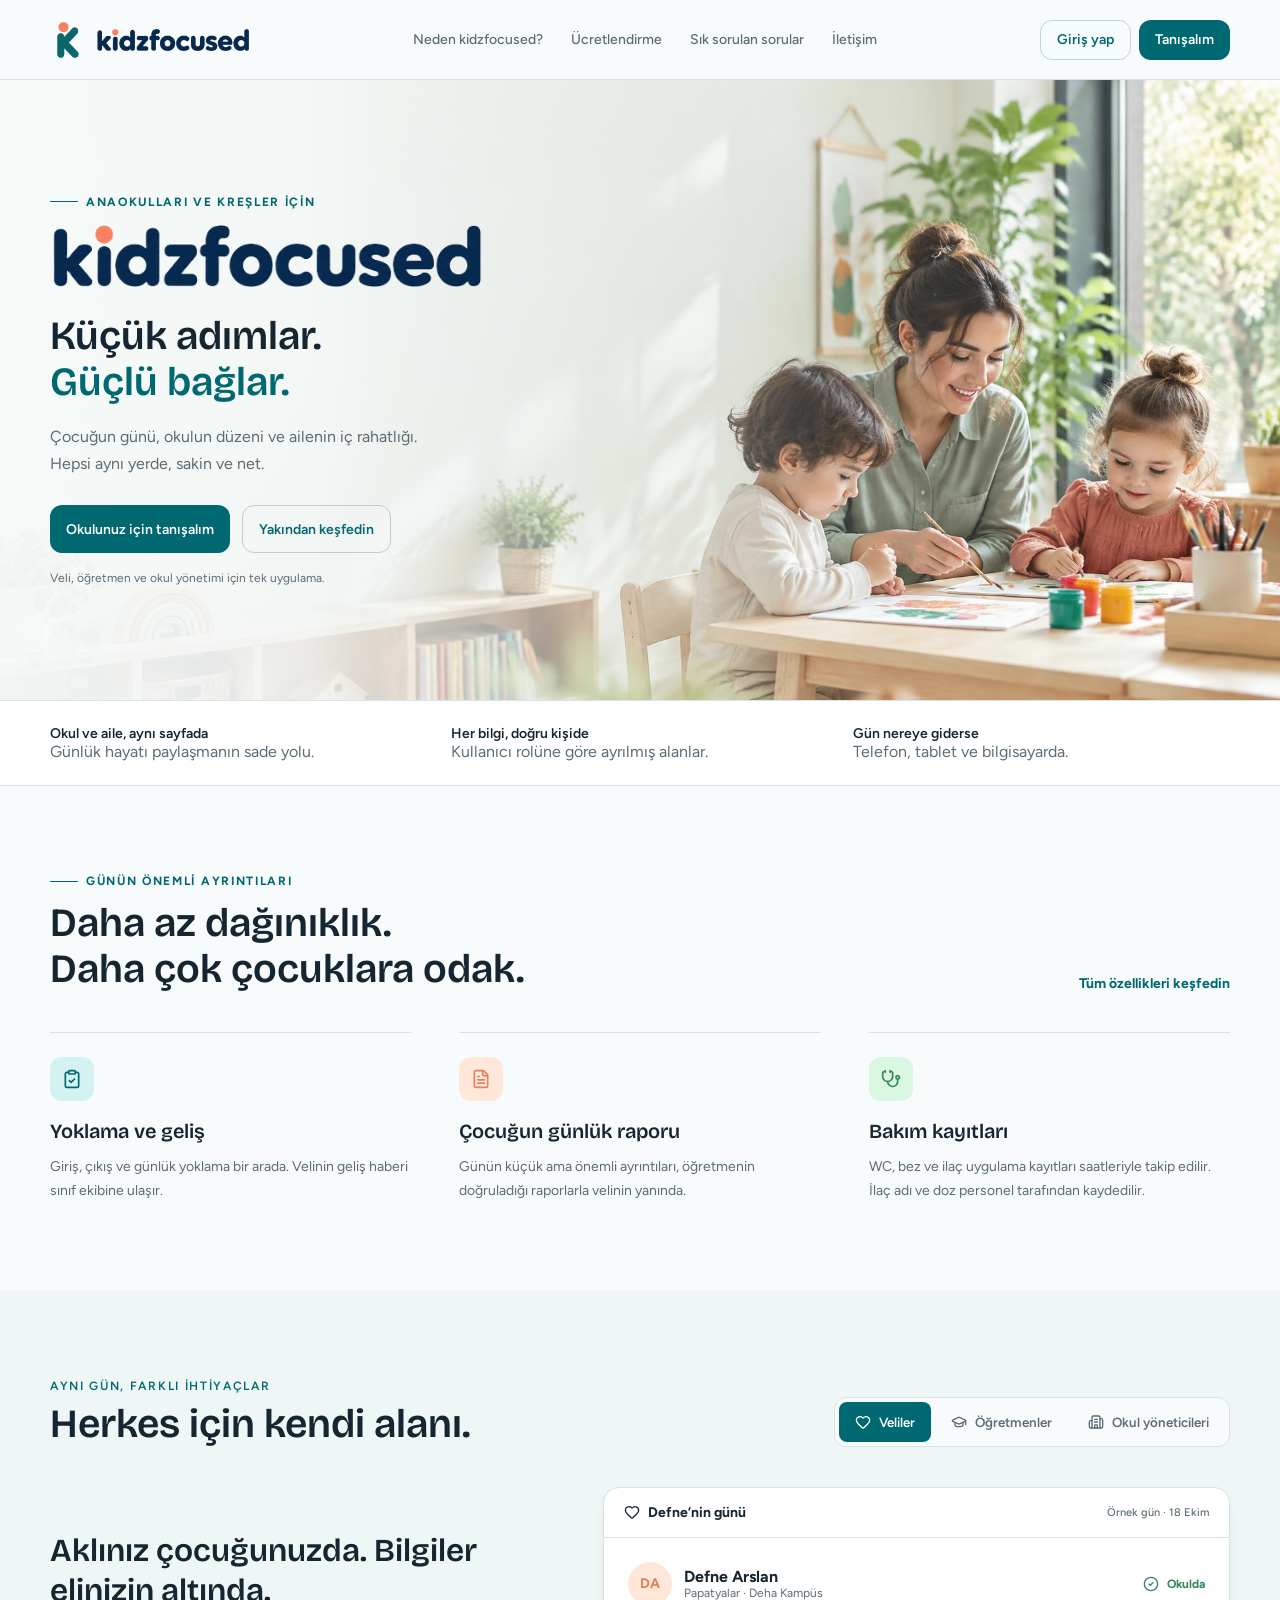
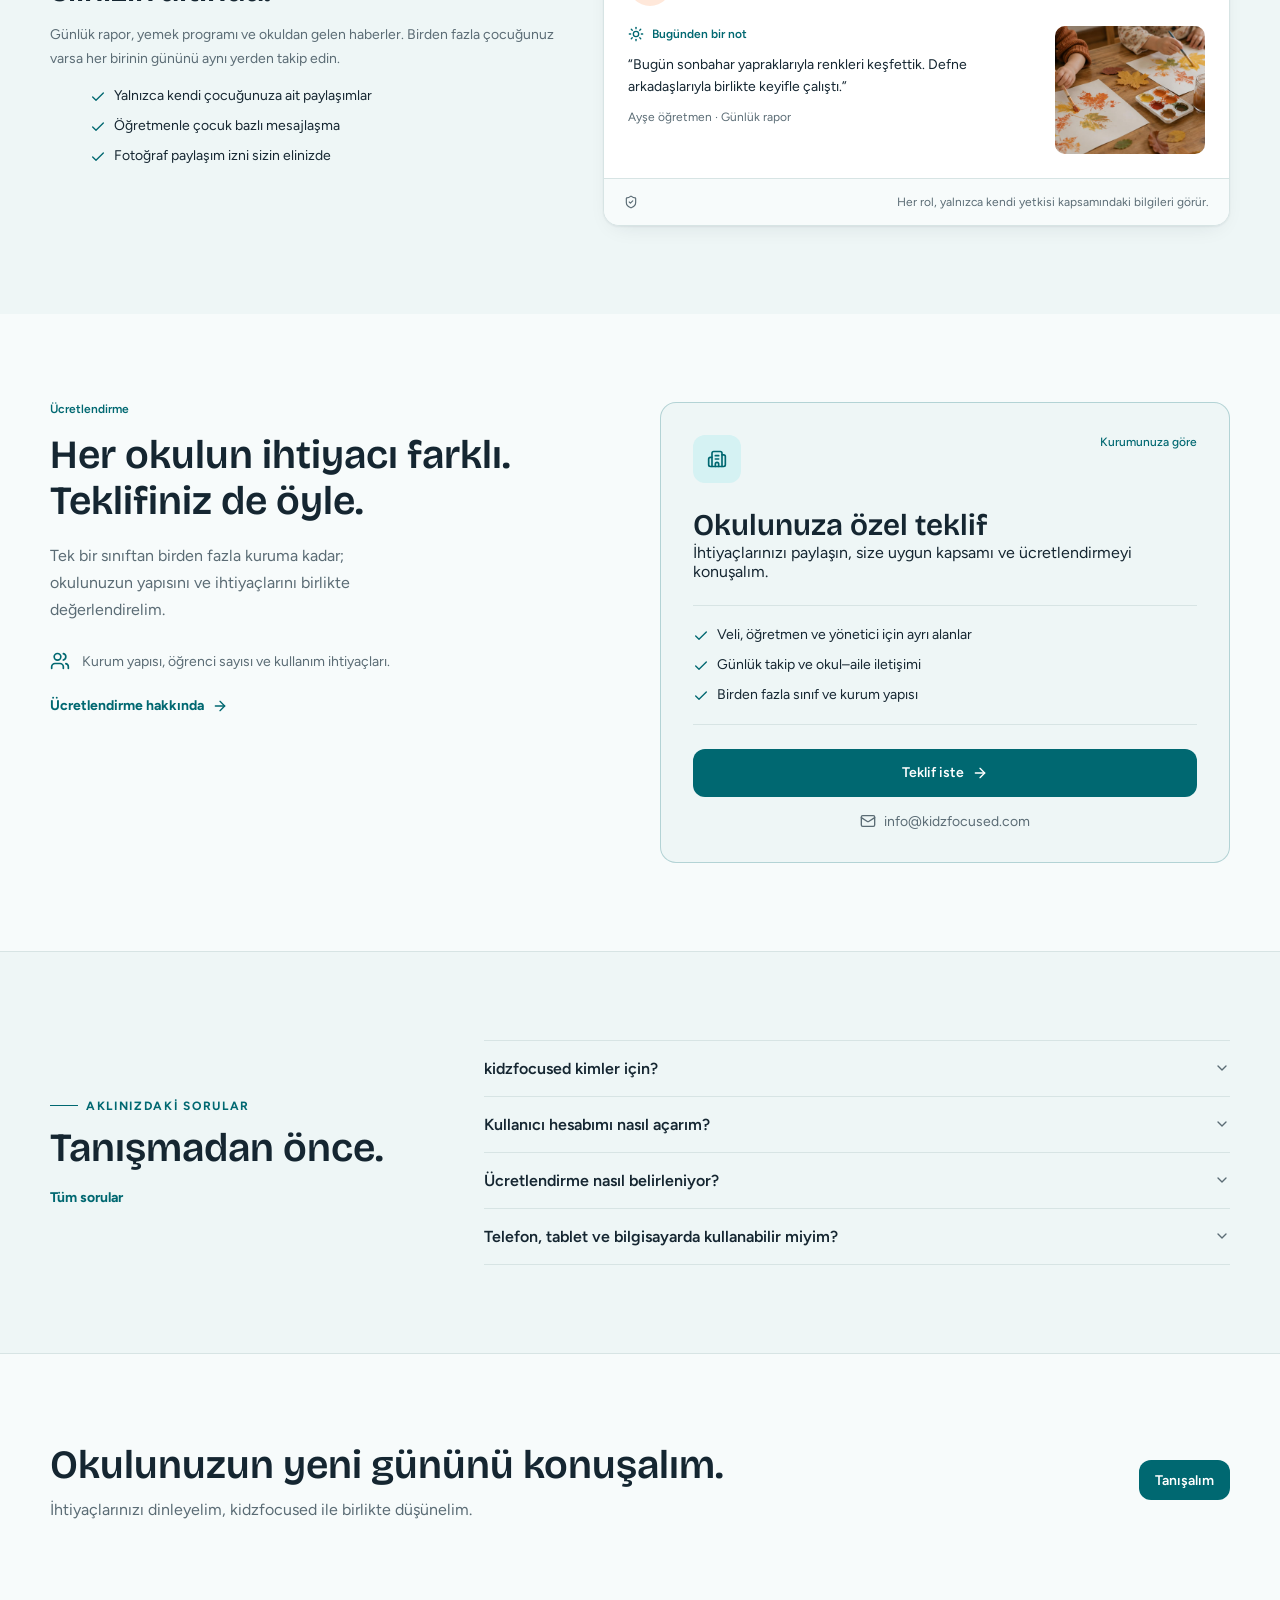
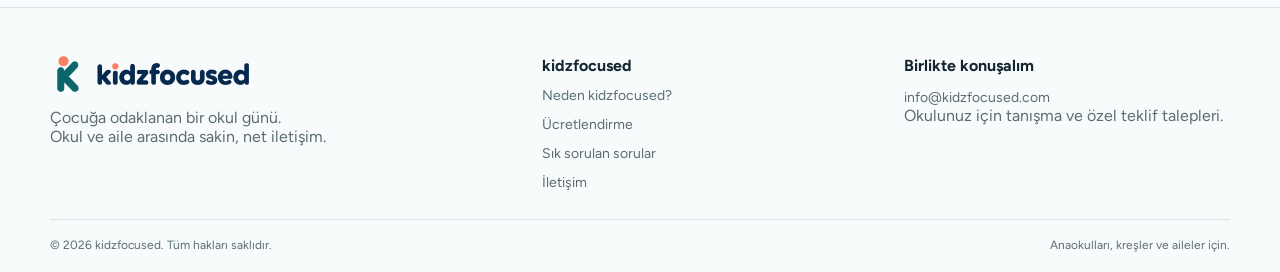
<file: index.html>
<!DOCTYPE html>
<html lang="tr">
<head>
  <meta charset="utf-8">
  <meta name="viewport" content="width=device-width, initial-scale=1">
  <title>kidzfocused · Anaokulu ve okul–aile iletişimi</title>
  <meta name="description" content="Anaokulları ve kreşler için günlük takip ve okul–aile iletişimi.">
  <link rel="icon" href="/favicon.png">
  <link rel="preconnect" href="https://fonts.googleapis.com">
  <link rel="preconnect" href="https://fonts.gstatic.com" crossorigin>
  <link href="https://fonts.googleapis.com/css2?family=Bricolage+Grotesque:opsz,wght@12..96,600;700&family=Figtree:wght@400;500;600;700&display=swap" rel="stylesheet">
  <link rel="stylesheet" href="/site.css">
</head>
<body>
<div class="site">
  <aside class="rail"><a class="brand" href="/" aria-label="kidzfocused ana sayfa"><img class="mark" src="/assets/logo-icon.png" alt=""></a><nav aria-label="Keşfet menüsü"><a class="rail-tab" href="/" aria-current="page"><svg xmlns="http://www.w3.org/2000/svg" width="23" height="23" viewBox="0 0 24 24" fill="none" stroke="currentColor" stroke-width="2" stroke-linecap="round" stroke-linejoin="round" aria-hidden="true"><circle cx="12" cy="12" r="10"/><path d="m16.24 7.76-1.804 5.411a2 2 0 0 1-1.265 1.265L7.76 16.24l1.804-5.411a2 2 0 0 1 1.265-1.265z"/></svg><span>Keşfet</span></a><a class="rail-tab" href="/ozellikler/"><svg xmlns="http://www.w3.org/2000/svg" width="23" height="23" viewBox="0 0 24 24" fill="none" stroke="currentColor" stroke-width="2" stroke-linecap="round" stroke-linejoin="round" aria-hidden="true"><path d="M12.83 2.18a2 2 0 0 0-1.66 0L2.6 6.08a1 1 0 0 0 0 1.83l8.58 3.91a2 2 0 0 0 1.66 0l8.58-3.9a1 1 0 0 0 0-1.83z"/><path d="M2 12a1 1 0 0 0 .58.91l8.6 3.91a2 2 0 0 0 1.65 0l8.58-3.9A1 1 0 0 0 22 12"/><path d="M2 17a1 1 0 0 0 .58.91l8.6 3.91a2 2 0 0 0 1.65 0l8.58-3.9A1 1 0 0 0 22 17"/></svg><span>Özellikler</span></a><a class="rail-tab" href="/ucretlendirme/"><svg xmlns="http://www.w3.org/2000/svg" width="23" height="23" viewBox="0 0 24 24" fill="none" stroke="currentColor" stroke-width="2" stroke-linecap="round" stroke-linejoin="round" aria-hidden="true"><path d="M6 22a2 2 0 0 1-2-2V4a2 2 0 0 1 2-2h8a2.4 2.4 0 0 1 1.704.706l3.588 3.588A2.4 2.4 0 0 1 20 8v12a2 2 0 0 1-2 2z"/><path d="M14 2v5a1 1 0 0 0 1 1h5"/><path d="M10 9H8"/><path d="M16 13H8"/><path d="M16 17H8"/></svg><span>Teklif</span></a><a class="rail-tab" href="/app/"><svg xmlns="http://www.w3.org/2000/svg" width="23" height="23" viewBox="0 0 24 24" fill="none" stroke="currentColor" stroke-width="2" stroke-linecap="round" stroke-linejoin="round" aria-hidden="true"><path d="M15 3h4a2 2 0 0 1 2 2v14a2 2 0 0 1-2 2h-4"/><polyline points="10 17 15 12 10 7"/><path d="M15 12H3"/></svg><span>Giriş</span></a><button type="button" class="rail-tab" data-open-more><svg xmlns="http://www.w3.org/2000/svg" width="23" height="23" viewBox="0 0 24 24" fill="none" stroke="currentColor" stroke-width="2" stroke-linecap="round" stroke-linejoin="round" aria-hidden="true"><circle cx="12" cy="12" r="1"/><circle cx="19" cy="12" r="1"/><circle cx="5" cy="12" r="1"/></svg><span>Diğer</span></button></nav><a class="rail-tab" href="/iletisim/"><svg xmlns="http://www.w3.org/2000/svg" width="23" height="23" viewBox="0 0 24 24" fill="none" stroke="currentColor" stroke-width="2" stroke-linecap="round" stroke-linejoin="round" aria-hidden="true"><rect width="20" height="16" x="2" y="4" rx="2"/><path d="m22 7-8.97 5.7a1.94 1.94 0 0 1-2.06 0L2 7"/></svg><span>İletişim</span></a></aside>
  <header class="header"><div class="wrap bar">
    <a class="brand" href="/" aria-label="kidzfocused ana sayfa"><img class="mark" src="/assets/logo-icon.png" alt=""><img class="word" src="/assets/logo-word.png" alt="kidzfocused"></a>
    <nav class="nav" aria-label="Ana menü"><a href="/ozellikler/">Neden kidzfocused?</a><a href="/ucretlendirme/">Ücretlendirme</a><a href="/sss/">Sık sorulan sorular</a><a href="/iletisim/">İletişim</a></nav>
    <div class="actions"><a class="btn ghost desk" href="/app/">Giriş yap</a><a class="btn desk" href="mailto:info@kidzfocused.com?subject=kidzfocused%20%C2%B7%20Tan%C4%B1%C5%9Fma%20ve%20demo%20talebi">Tanışalım</a><a class="icon-btn" href="/app/" aria-label="Giriş yap">→</a></div>
  </div></header>
  <main>

<section class="hero"><img class="photo" src="/assets/school-day.jpg" alt="Öğretmen ve çocukların sınıfta birlikte yaptığı etkinlik">
  <div class="wrap hero-copy"><div>
    <p class="kicker">Anaokulları ve kreşler için</p>
    <img class="wordmark" src="/assets/logo-word.png" alt="kidzfocused">
    <p class="tagline">Küçük adımlar.<br><span>Güçlü bağlar.</span></p>
    <p class="lead">Çocuğun günü, okulun düzeni ve ailenin iç rahatlığı. Hepsi aynı yerde, sakin ve net.</p>
    <div class="hero-actions desk-only"><a class="btn" href="mailto:info@kidzfocused.com?subject=kidzfocused%20%C2%B7%20Tan%C4%B1%C5%9Fma%20ve%20demo%20talebi">Okulunuz için tanışalım</a><a class="btn ghost" href="/ozellikler/">Yakından keşfedin</a></div>
    <p class="fine desk-only">Veli, öğretmen ve okul yönetimi için tek uygulama.</p>
  </div></div>
</section>
<section class="section mobile-only" style="padding-top:28px"><div class="wrap">
  <div class="features" style="grid-template-columns:1fr 1fr"><a class="feature" href="/ozellikler/"><h3>Uygulamayı keşfet</h3><p>Günlük takip ve iletişim</p></a><a class="feature" href="/ucretlendirme/"><h3>Özel teklif</h3><p>Okulunuza göre</p></a></div>
  <div class="band" style="margin-top:24px;border-radius:16px"><div class="wrap" style="padding:20px 0"><div><p style="font-weight:700">Okulunuzla birlikte başlayalım.</p><p class="muted">İhtiyaçlarınızı konuşalım.</p></div><a class="btn" href="mailto:info@kidzfocused.com?subject=kidzfocused%20%C2%B7%20Tan%C4%B1%C5%9Fma%20ve%20demo%20talebi">Tanışalım</a></div></div>
</div></section>
<section class="strip desk-only"><div class="wrap strip-grid"><div><h2>Okul ve aile, aynı sayfada</h2><p class="muted">Günlük hayatı paylaşmanın sade yolu.</p></div><div><h2>Her bilgi, doğru kişide</h2><p class="muted">Kullanıcı rolüne göre ayrılmış alanlar.</p></div><div><h2>Gün nereye giderse</h2><p class="muted">Telefon, tablet ve bilgisayarda.</p></div></div></section>
<section class="section desk-only"><div class="wrap"><div class="section-head"><div><p class="kicker">Günün önemli ayrıntıları</p><h2 style="margin-top:12px">Daha az dağınıklık.<br>Daha çok çocuklara odak.</h2></div><a class="more" href="/ozellikler/">Tüm özellikleri keşfedin</a></div><div class="features"><article class="feature"><div class="badge primary"><svg xmlns="http://www.w3.org/2000/svg" width="20" height="20" viewBox="0 0 24 24" fill="none" stroke="currentColor" stroke-width="2" stroke-linecap="round" stroke-linejoin="round" aria-hidden="true"><rect width="8" height="4" x="8" y="2" rx="1" ry="1"/><path d="M16 4h2a2 2 0 0 1 2 2v14a2 2 0 0 1-2 2H6a2 2 0 0 1-2-2V6a2 2 0 0 1 2-2h2"/><path d="m9 14 2 2 4-4"/></svg></div><h3>Yoklama ve geliş</h3><p>Giriş, çıkış ve günlük yoklama bir arada. Velinin geliş haberi sınıf ekibine ulaşır.</p></article><article class="feature"><div class="badge accent"><svg xmlns="http://www.w3.org/2000/svg" width="20" height="20" viewBox="0 0 24 24" fill="none" stroke="currentColor" stroke-width="2" stroke-linecap="round" stroke-linejoin="round" aria-hidden="true"><path d="M6 22a2 2 0 0 1-2-2V4a2 2 0 0 1 2-2h8a2.4 2.4 0 0 1 1.704.706l3.588 3.588A2.4 2.4 0 0 1 20 8v12a2 2 0 0 1-2 2z"/><path d="M14 2v5a1 1 0 0 0 1 1h5"/><path d="M10 9H8"/><path d="M16 13H8"/><path d="M16 17H8"/></svg></div><h3>Çocuğun günlük raporu</h3><p>Günün küçük ama önemli ayrıntıları, öğretmenin doğruladığı raporlarla velinin yanında.</p></article><article class="feature"><div class="badge success"><svg xmlns="http://www.w3.org/2000/svg" width="20" height="20" viewBox="0 0 24 24" fill="none" stroke="currentColor" stroke-width="2" stroke-linecap="round" stroke-linejoin="round" aria-hidden="true"><path d="M11 2v2"/><path d="M5 2v2"/><path d="M5 3H4a2 2 0 0 0-2 2v4a6 6 0 0 0 12 0V5a2 2 0 0 0-2-2h-1"/><path d="M8 15a6 6 0 0 0 12 0v-3"/><circle cx="20" cy="10" r="2"/></svg></div><h3>Bakım kayıtları</h3><p>WC, bez ve ilaç uygulama kayıtları saatleriyle takip edilir. İlaç adı ve doz personel tarafından kaydedilir.</p></article></div></div></section>
<div class="desk-only">
<section class="section roles"><div class="wrap">
  <div class="section-head"><div><p class="kicker">Aynı gün, farklı ihtiyaçlar</p><h2 style="margin-top:8px">Herkes için kendi alanı.</h2></div>
    <div class="tabs" role="tablist" aria-label="Kullanıcı rolleri"><button type="button" data-role="veli" aria-selected="true"><svg xmlns="http://www.w3.org/2000/svg" width="16" height="16" viewBox="0 0 24 24" fill="none" stroke="currentColor" stroke-width="2" stroke-linecap="round" stroke-linejoin="round" aria-hidden="true"><path d="M2 9.5a5.5 5.5 0 0 1 9.591-3.676.56.56 0 0 0 .818 0A5.49 5.49 0 0 1 22 9.5c0 2.29-1.5 4-3 5.5l-5.492 5.313a2 2 0 0 1-3 .019L5 15c-1.5-1.5-3-3.2-3-5.5"/></svg>Veliler</button><button type="button" data-role="ogretmen" aria-selected="false"><svg xmlns="http://www.w3.org/2000/svg" width="16" height="16" viewBox="0 0 24 24" fill="none" stroke="currentColor" stroke-width="2" stroke-linecap="round" stroke-linejoin="round" aria-hidden="true"><path d="M21.42 10.922a1 1 0 0 0-.019-1.838L12.83 5.18a2 2 0 0 0-1.66 0L2.6 9.08a1 1 0 0 0 0 1.832l8.57 3.908a2 2 0 0 0 1.66 0z"/><path d="M22 10v6"/><path d="M6 12.5V16a6 3 0 0 0 12 0v-3.5"/></svg>Öğretmenler</button><button type="button" data-role="yonetici" aria-selected="false"><svg xmlns="http://www.w3.org/2000/svg" width="16" height="16" viewBox="0 0 24 24" fill="none" stroke="currentColor" stroke-width="2" stroke-linecap="round" stroke-linejoin="round" aria-hidden="true"><path d="M10 12h4"/><path d="M10 8h4"/><path d="M14 21v-3a2 2 0 0 0-4 0v3"/><path d="M6 10H4a2 2 0 0 0-2 2v7a2 2 0 0 0 2 2h16a2 2 0 0 0 2-2V9a2 2 0 0 0-2-2h-2"/><path d="M6 21V5a2 2 0 0 1 2-2h8a2 2 0 0 1 2 2v16"/></svg>Okul yöneticileri</button></div>
  </div>
  <div class="role-grid"><div class="role"><h3 data-role-title>Aklınız çocuğunuzda. Bilgiler elinizin altında.</h3><p data-role-text>Günlük rapor, yemek programı ve okuldan gelen haberler. Birden fazla çocuğunuz varsa her birinin gününü aynı yerden takip edin.</p><ul data-role-list><li><svg xmlns="http://www.w3.org/2000/svg" width="16" height="16" viewBox="0 0 24 24" fill="none" stroke="currentColor" stroke-width="2" stroke-linecap="round" stroke-linejoin="round" aria-hidden="true"><path d="M20 6 9 17l-5-5"/></svg>Yalnızca kendi çocuğunuza ait paylaşımlar</li><li><svg xmlns="http://www.w3.org/2000/svg" width="16" height="16" viewBox="0 0 24 24" fill="none" stroke="currentColor" stroke-width="2" stroke-linecap="round" stroke-linejoin="round" aria-hidden="true"><path d="M20 6 9 17l-5-5"/></svg>Öğretmenle çocuk bazlı mesajlaşma</li><li><svg xmlns="http://www.w3.org/2000/svg" width="16" height="16" viewBox="0 0 24 24" fill="none" stroke="currentColor" stroke-width="2" stroke-linecap="round" stroke-linejoin="round" aria-hidden="true"><path d="M20 6 9 17l-5-5"/></svg>Fotoğraf paylaşım izni sizin elinizde</li></ul></div>
    <div class="panel">
      <div data-preview="veli"><header><span class="title"><svg xmlns="http://www.w3.org/2000/svg" width="16" height="16" viewBox="0 0 24 24" fill="none" stroke="currentColor" stroke-width="2" stroke-linecap="round" stroke-linejoin="round" aria-hidden="true"><path d="M2 9.5a5.5 5.5 0 0 1 9.591-3.676.56.56 0 0 0 .818 0A5.49 5.49 0 0 1 22 9.5c0 2.29-1.5 4-3 5.5l-5.492 5.313a2 2 0 0 1-3 .019L5 15c-1.5-1.5-3-3.2-3-5.5"/></svg>Defne’nin günü</span><span class="meta">Örnek gün · 18 Ekim</span></header><div class="body"><div class="person"><span class="avatar">DA</span><div><p style="font-weight:700">Defne Arslan</p><p class="muted" style="font-size:12px">Papatyalar · Deha Kampüs</p></div><span class="ok" style="margin-left:auto"><svg xmlns="http://www.w3.org/2000/svg" width="16" height="16" viewBox="0 0 24 24" fill="none" stroke="currentColor" stroke-width="2" stroke-linecap="round" stroke-linejoin="round" aria-hidden="true"><circle cx="12" cy="12" r="10"/><path d="m9 12 2 2 4-4"/></svg>Okulda</span></div><div class="note"><div><p class="kicker"><svg xmlns="http://www.w3.org/2000/svg" width="16" height="16" viewBox="0 0 24 24" fill="none" stroke="currentColor" stroke-width="2" stroke-linecap="round" stroke-linejoin="round" aria-hidden="true"><circle cx="12" cy="12" r="4"/><path d="M12 2v2"/><path d="M12 20v2"/><path d="m4.93 4.93 1.41 1.41"/><path d="m17.66 17.66 1.41 1.41"/><path d="M2 12h2"/><path d="M20 12h2"/><path d="m6.34 17.66-1.41 1.41"/><path d="m19.07 4.93-1.41 1.41"/></svg>Bugünden bir not</p><p class="quote">“Bugün sonbahar yapraklarıyla renkleri keşfettik. Defne arkadaşlarıyla birlikte keyifle çalıştı.”</p><p class="byline muted">Ayşe öğretmen · Günlük rapor</p></div><img src="/assets/g1.jpg" alt="Sonbahar yapraklarıyla hazırlanan sınıf etkinliği"></div></div><footer><svg xmlns="http://www.w3.org/2000/svg" width="14" height="14" viewBox="0 0 24 24" fill="none" stroke="currentColor" stroke-width="2" stroke-linecap="round" stroke-linejoin="round" aria-hidden="true"><path d="M20 13c0 5-3.5 7.5-7.66 8.95a1 1 0 0 1-.67-.01C7.5 20.5 4 18 4 13V6a1 1 0 0 1 1-1c2 0 4.5-1.2 6.24-2.72a1.17 1.17 0 0 1 1.52 0C14.51 3.81 17 5 19 5a1 1 0 0 1 1 1z"/><path d="m9 12 2 2 4-4"/></svg>Her rol, yalnızca kendi yetkisi kapsamındaki bilgileri görür.</footer></div>
      <div class="hidden" data-preview="ogretmen"><header><span class="title"><svg xmlns="http://www.w3.org/2000/svg" width="16" height="16" viewBox="0 0 24 24" fill="none" stroke="currentColor" stroke-width="2" stroke-linecap="round" stroke-linejoin="round" aria-hidden="true"><path d="M21.42 10.922a1 1 0 0 0-.019-1.838L12.83 5.18a2 2 0 0 0-1.66 0L2.6 9.08a1 1 0 0 0 0 1.832l8.57 3.908a2 2 0 0 0 1.66 0z"/><path d="M22 10v6"/><path d="M6 12.5V16a6 3 0 0 0 12 0v-3.5"/></svg>Papatyalar sınıfı</span><span class="meta">Örnek gün · 18 Ekim</span></header><div class="body"><p style="font-size:18px;font-weight:700">Güne hazırız.</p><div class="stats"><div><b>14</b><p class="muted">Öğrenci</p></div><div><b>13</b><p class="muted">Geldi</p></div><div><b>1</b><p class="muted">Gelmedi</p></div></div><div class="lines"><p><svg xmlns="http://www.w3.org/2000/svg" width="16" height="16" viewBox="0 0 24 24" fill="none" stroke="currentColor" stroke-width="2" stroke-linecap="round" stroke-linejoin="round" aria-hidden="true"><path d="M20 6 9 17l-5-5"/></svg>Sabah yoklaması tamamlandı</p><p><svg xmlns="http://www.w3.org/2000/svg" width="16" height="16" viewBox="0 0 24 24" fill="none" stroke="currentColor" stroke-width="2" stroke-linecap="round" stroke-linejoin="round" aria-hidden="true"><circle cx="12" cy="12" r="10"/><polyline points="12 6 12 12 16 14"/></svg>10:30 · Sonbahar renkleri etkinliği</p><p><svg xmlns="http://www.w3.org/2000/svg" width="16" height="16" viewBox="0 0 24 24" fill="none" stroke="currentColor" stroke-width="2" stroke-linecap="round" stroke-linejoin="round" aria-hidden="true"><path d="M6 22a2 2 0 0 1-2-2V4a2 2 0 0 1 2-2h8a2.4 2.4 0 0 1 1.704.706l3.588 3.588A2.4 2.4 0 0 1 20 8v12a2 2 0 0 1-2 2z"/><path d="M14 2v5a1 1 0 0 0 1 1h5"/><path d="M10 9H8"/><path d="M16 13H8"/><path d="M16 17H8"/></svg>5 günlük rapor doğrulama bekliyor</p></div></div><footer><svg xmlns="http://www.w3.org/2000/svg" width="14" height="14" viewBox="0 0 24 24" fill="none" stroke="currentColor" stroke-width="2" stroke-linecap="round" stroke-linejoin="round" aria-hidden="true"><path d="M20 13c0 5-3.5 7.5-7.66 8.95a1 1 0 0 1-.67-.01C7.5 20.5 4 18 4 13V6a1 1 0 0 1 1-1c2 0 4.5-1.2 6.24-2.72a1.17 1.17 0 0 1 1.52 0C14.51 3.81 17 5 19 5a1 1 0 0 1 1 1z"/><path d="m9 12 2 2 4-4"/></svg>Her rol, yalnızca kendi yetkisi kapsamındaki bilgileri görür.</footer></div>
      <div class="hidden" data-preview="yonetici"><header><span class="title"><svg xmlns="http://www.w3.org/2000/svg" width="16" height="16" viewBox="0 0 24 24" fill="none" stroke="currentColor" stroke-width="2" stroke-linecap="round" stroke-linejoin="round" aria-hidden="true"><path d="M10 12h4"/><path d="M10 8h4"/><path d="M14 21v-3a2 2 0 0 0-4 0v3"/><path d="M6 10H4a2 2 0 0 0-2 2v7a2 2 0 0 0 2 2h16a2 2 0 0 0 2-2V9a2 2 0 0 0-2-2h-2"/><path d="M6 21V5a2 2 0 0 1 2-2h8a2 2 0 0 1 2 2v16"/></svg>Okulun günlük özeti</span><span class="meta">Örnek gün · 18 Ekim</span></header><div class="body"><div class="stats"><div><b>6</b><p class="muted">Sınıf</p></div><div><b>82</b><p class="muted">Öğrenci</p></div><div><b>8</b><p class="muted">Öğretmen</p></div></div><div class="lines pairs"><p class="pair"><span>Günlük yoklama</span><span class="good">6 sınıf tamamlandı</span></p><p class="pair"><span>Havale bildirimleri</span><span class="warn">2 inceleme bekliyor</span></p><p class="pair"><span>Okul duyurusu</span><span class="info">Yayında</span></p></div></div><footer><svg xmlns="http://www.w3.org/2000/svg" width="14" height="14" viewBox="0 0 24 24" fill="none" stroke="currentColor" stroke-width="2" stroke-linecap="round" stroke-linejoin="round" aria-hidden="true"><path d="M20 13c0 5-3.5 7.5-7.66 8.95a1 1 0 0 1-.67-.01C7.5 20.5 4 18 4 13V6a1 1 0 0 1 1-1c2 0 4.5-1.2 6.24-2.72a1.17 1.17 0 0 1 1.52 0C14.51 3.81 17 5 19 5a1 1 0 0 1 1 1z"/><path d="m9 12 2 2 4-4"/></svg>Her rol, yalnızca kendi yetkisi kapsamındaki bilgileri görür.</footer></div>
    </div>
  </div>
</div></section>

<section class="section"><div class="wrap price-grid">
  <div><p class="kicker plain">Ücretlendirme</p><h2 style="margin-top:16px">Her okulun ihtiyacı farklı.<br>Teklifiniz de öyle.</h2><p class="lead">Tek bir sınıftan birden fazla kuruma kadar; okulunuzun yapısını ve ihtiyaçlarını birlikte değerlendirelim.</p><p class="need"><svg xmlns="http://www.w3.org/2000/svg" width="20" height="20" viewBox="0 0 24 24" fill="none" stroke="currentColor" stroke-width="2" stroke-linecap="round" stroke-linejoin="round" aria-hidden="true"><path d="M16 21v-2a4 4 0 0 0-4-4H6a4 4 0 0 0-4 4v2"/><path d="M16 3.128a4 4 0 0 1 0 7.744"/><path d="M22 21v-2a4 4 0 0 0-3-3.87"/><circle cx="9" cy="7" r="4"/></svg>Kurum yapısı, öğrenci sayısı ve kullanım ihtiyaçları.</p><p style="margin-top:24px"><a class="more" href="/ucretlendirme/">Ücretlendirme hakkında <svg xmlns="http://www.w3.org/2000/svg" width="16" height="16" viewBox="0 0 24 24" fill="none" stroke="currentColor" stroke-width="2" stroke-linecap="round" stroke-linejoin="round" aria-hidden="true"><path d="M5 12h14"/><path d="m12 5 7 7-7 7"/></svg></a></p></div>
  <article class="offer"><div class="offer-top"><span class="badge primary"><svg xmlns="http://www.w3.org/2000/svg" width="24" height="24" viewBox="0 0 24 24" fill="none" stroke="currentColor" stroke-width="2" stroke-linecap="round" stroke-linejoin="round" aria-hidden="true"><path d="M10 12h4"/><path d="M10 8h4"/><path d="M14 21v-3a2 2 0 0 0-4 0v3"/><path d="M6 10H4a2 2 0 0 0-2 2v7a2 2 0 0 0 2 2h16a2 2 0 0 0 2-2V9a2 2 0 0 0-2-2h-2"/><path d="M6 21V5a2 2 0 0 1 2-2h8a2 2 0 0 1 2 2v16"/></svg></span><span class="tag">Kurumunuza göre</span></div><h3>Okulunuza özel teklif</h3><p>İhtiyaçlarınızı paylaşın, size uygun kapsamı ve ücretlendirmeyi konuşalım.</p><ul class="checks"><li><svg xmlns="http://www.w3.org/2000/svg" width="16" height="16" viewBox="0 0 24 24" fill="none" stroke="currentColor" stroke-width="2" stroke-linecap="round" stroke-linejoin="round" aria-hidden="true"><path d="M20 6 9 17l-5-5"/></svg>Veli, öğretmen ve yönetici için ayrı alanlar</li><li><svg xmlns="http://www.w3.org/2000/svg" width="16" height="16" viewBox="0 0 24 24" fill="none" stroke="currentColor" stroke-width="2" stroke-linecap="round" stroke-linejoin="round" aria-hidden="true"><path d="M20 6 9 17l-5-5"/></svg>Günlük takip ve okul–aile iletişimi</li><li><svg xmlns="http://www.w3.org/2000/svg" width="16" height="16" viewBox="0 0 24 24" fill="none" stroke="currentColor" stroke-width="2" stroke-linecap="round" stroke-linejoin="round" aria-hidden="true"><path d="M20 6 9 17l-5-5"/></svg>Birden fazla sınıf ve kurum yapısı</li></ul><a class="btn block" href="mailto:info@kidzfocused.com?subject=kidzfocused%20%C2%B7%20Okulumuza%20%C3%B6zel%20teklif">Teklif iste <svg xmlns="http://www.w3.org/2000/svg" width="16" height="16" viewBox="0 0 24 24" fill="none" stroke="currentColor" stroke-width="2" stroke-linecap="round" stroke-linejoin="round" aria-hidden="true"><path d="M5 12h14"/><path d="m12 5 7 7-7 7"/></svg></a><a class="mail" href="mailto:info@kidzfocused.com"><svg xmlns="http://www.w3.org/2000/svg" width="16" height="16" viewBox="0 0 24 24" fill="none" stroke="currentColor" stroke-width="2" stroke-linecap="round" stroke-linejoin="round" aria-hidden="true"><rect width="20" height="16" x="2" y="4" rx="2"/><path d="m22 7-8.97 5.7a1.94 1.94 0 0 1-2.06 0L2 7"/></svg>info@kidzfocused.com</a></article>
</div></section>

<section class="section band"><div class="wrap" style="display:grid;grid-template-columns:.7fr 1.3fr;gap:32px"><div><p class="kicker">Aklınızdaki sorular</p><h2 style="margin-top:12px">Tanışmadan önce.</h2><p style="margin-top:16px"><a class="more" href="/sss/">Tüm sorular</a></p></div><div><div class="faq"><details><summary><span class="faq-row"><span>kidzfocused kimler için?</span></span><span class="chev"><svg xmlns="http://www.w3.org/2000/svg" width="16" height="16" viewBox="0 0 24 24" fill="none" stroke="currentColor" stroke-width="2" stroke-linecap="round" stroke-linejoin="round" aria-hidden="true"><path d="m6 9 6 6 6-6"/></svg></span></summary><p>Anaokulları ve kreşler için tasarlanır. Veliler, öğretmenler, okul yöneticileri ve platform yöneticileri kendi görevlerine uygun ekranları kullanır.</p></details><details><summary><span class="faq-row"><span>Kullanıcı hesabımı nasıl açarım?</span></span><span class="chev"><svg xmlns="http://www.w3.org/2000/svg" width="16" height="16" viewBox="0 0 24 24" fill="none" stroke="currentColor" stroke-width="2" stroke-linecap="round" stroke-linejoin="round" aria-hidden="true"><path d="m6 9 6 6 6-6"/></svg></span></summary><p>Hesabınızı okulunuzun yetkilisi açar ve size geçici bir şifre verir. İlk girişte kendi şifrenizi belirlersiniz. Herkese açık kayıt bulunmaz; hesap erişimi için okul yönetiminizle iletişime geçebilirsiniz.</p></details><details><summary><span class="faq-row"><span>Ücretlendirme nasıl belirleniyor?</span></span><span class="chev"><svg xmlns="http://www.w3.org/2000/svg" width="16" height="16" viewBox="0 0 24 24" fill="none" stroke="currentColor" stroke-width="2" stroke-linecap="round" stroke-linejoin="round" aria-hidden="true"><path d="m6 9 6 6 6-6"/></svg></span></summary><p>Okulunuza özel teklif hazırlanır. Kurumunuzun yapısını, öğrenci sayısını ve ihtiyaçlarını info@kidzfocused.com adresi üzerinden paylaşarak ücretlendirme hakkında görüşebilirsiniz.</p></details><details><summary><span class="faq-row"><span>Telefon, tablet ve bilgisayarda kullanabilir miyim?</span></span><span class="chev"><svg xmlns="http://www.w3.org/2000/svg" width="16" height="16" viewBox="0 0 24 24" fill="none" stroke="currentColor" stroke-width="2" stroke-linecap="round" stroke-linejoin="round" aria-hidden="true"><path d="m6 9 6 6 6-6"/></svg></span></summary><p>Evet. kidzfocused web arayüzü telefon, tablet ve bilgisayar ekranlarına uyum sağlar. Aynı hesabınızla farklı cihazlarda erişebilirsiniz.</p></details></div></div></div></section>
<section class="section cta"><div class="wrap"><div><h2>Okulunuzun yeni gününü konuşalım.</h2><p class="muted" style="margin-top:12px">İhtiyaçlarınızı dinleyelim, kidzfocused ile birlikte düşünelim.</p></div><a class="btn" href="mailto:info@kidzfocused.com?subject=kidzfocused%20%C2%B7%20Tan%C4%B1%C5%9Fma%20ve%20demo%20talebi">Tanışalım</a></div></section>
</div>

  </main>
  <footer class="footer"><div class="wrap footer-grid">
    <div><a class="brand" href="/"><img class="mark" src="/assets/logo-icon.png" alt=""><img class="word" src="/assets/logo-word.png" alt="kidzfocused"></a><p class="muted" style="margin-top:16px">Çocuğa odaklanan bir okul günü.<br>Okul ve aile arasında sakin, net iletişim.</p></div>
    <div><p style="font-weight:700;margin-bottom:12px">kidzfocused</p><nav><a href="/ozellikler/">Neden kidzfocused?</a><a href="/ucretlendirme/">Ücretlendirme</a><a href="/sss/">Sık sorulan sorular</a><a href="/iletisim/">İletişim</a></nav></div>
    <div><p style="font-weight:700;margin-bottom:12px">Birlikte konuşalım</p><a href="mailto:info@kidzfocused.com">info@kidzfocused.com</a><p class="muted">Okulunuz için tanışma ve özel teklif talepleri.</p></div>
  </div><div class="wrap legal"><p>© 2026 kidzfocused. Tüm hakları saklıdır.</p><span>Anaokulları, kreşler ve aileler için.</span></div></footer>
  <nav class="bottom" aria-label="Keşfet menüsü"><a href="/" aria-current="page">Keşfet</a><a href="/ozellikler/">Özellikler</a><a href="/ucretlendirme/">Teklif</a><a href="/app/">Giriş</a><button type="button" data-open-more>Diğer</button></nav>
  <dialog id="more"><h2>kidzfocused</h2><p class="muted">Okul ve aile, aynı günün içinde.</p><a href="/ozellikler/">Neden kidzfocused?</a><a href="/ucretlendirme/">Ücretlendirme</a><a href="/sss/">Sık sorulan sorular</a><a href="/iletisim/">İletişim</a><a class="btn block" style="margin-top:16px" href="mailto:info@kidzfocused.com?subject=kidzfocused%20%C2%B7%20Tan%C4%B1%C5%9Fma%20ve%20demo%20talebi">Tanışalım</a></dialog>
</div>
<script src="/site.js"></script>
</body></html>
</file>
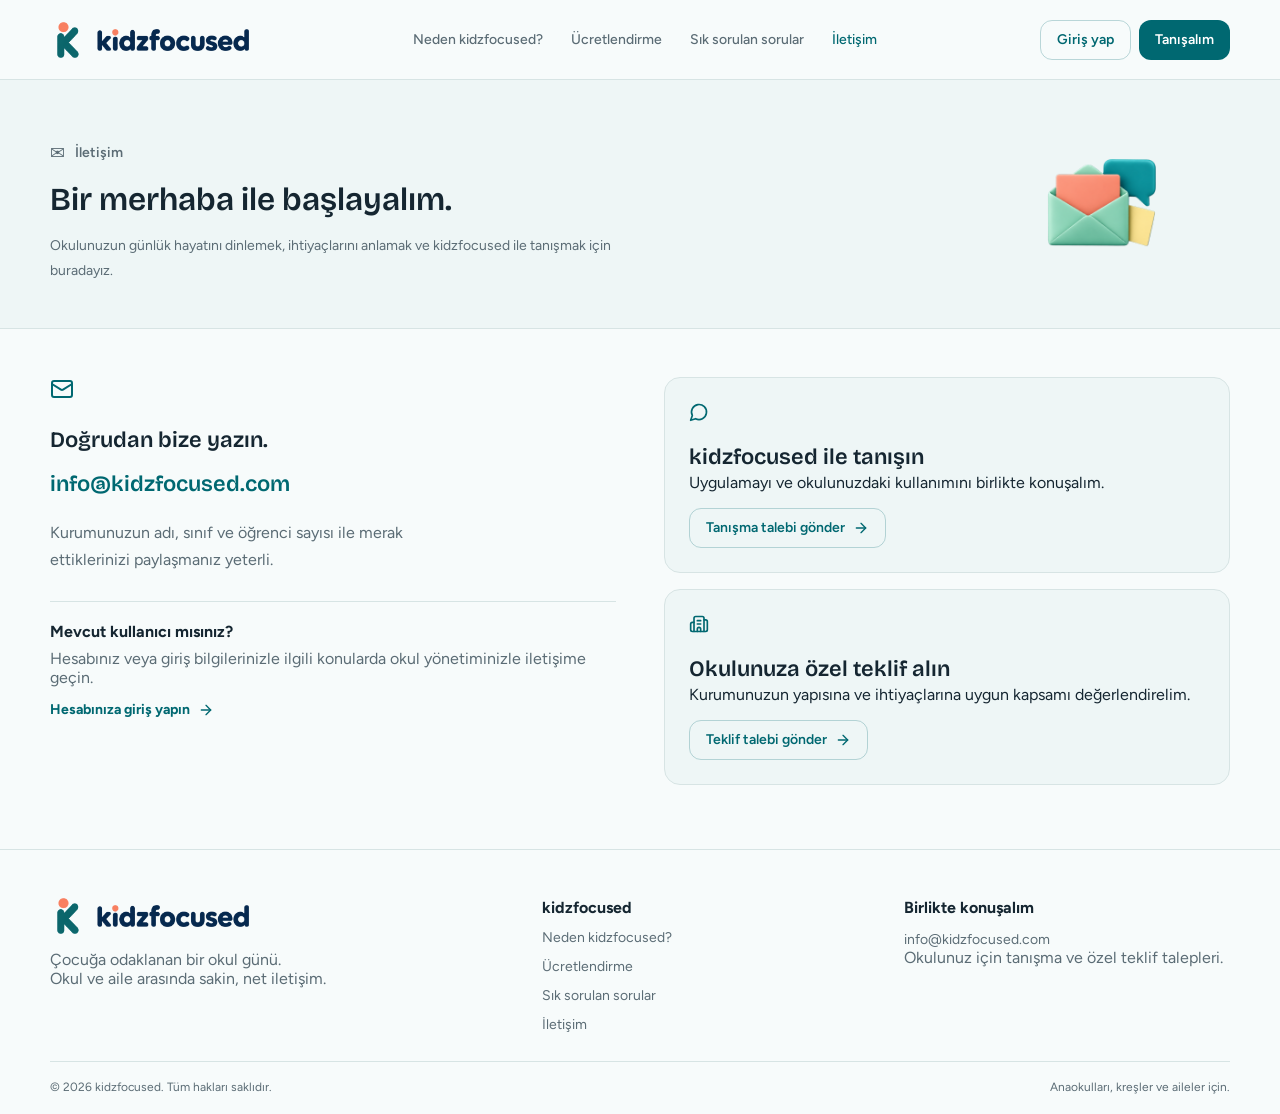
<file: iletisim/index.html>
<!DOCTYPE html>
<html lang="tr">
<head>
  <meta charset="utf-8">
  <meta name="viewport" content="width=device-width, initial-scale=1">
  <title>İletişim · kidzfocused</title>
  <meta name="description" content="Tanışmak veya okulunuza özel teklif istemek için yazın.">
  <link rel="icon" href="/favicon.png">
  <link rel="preconnect" href="https://fonts.googleapis.com">
  <link rel="preconnect" href="https://fonts.gstatic.com" crossorigin>
  <link href="https://fonts.googleapis.com/css2?family=Bricolage+Grotesque:opsz,wght@12..96,600;700&family=Figtree:wght@400;500;600;700&display=swap" rel="stylesheet">
  <link rel="stylesheet" href="/site.css">
</head>
<body>
<div class="site marketing-detail">
  <aside class="rail"><a class="brand" href="/" aria-label="kidzfocused ana sayfa"><img class="mark" src="/assets/logo-icon.png" alt=""></a><nav aria-label="Keşfet menüsü"><a class="rail-tab" href="/"><svg xmlns="http://www.w3.org/2000/svg" width="23" height="23" viewBox="0 0 24 24" fill="none" stroke="currentColor" stroke-width="2" stroke-linecap="round" stroke-linejoin="round" aria-hidden="true"><circle cx="12" cy="12" r="10"/><path d="m16.24 7.76-1.804 5.411a2 2 0 0 1-1.265 1.265L7.76 16.24l1.804-5.411a2 2 0 0 1 1.265-1.265z"/></svg><span>Keşfet</span></a><a class="rail-tab" href="/ozellikler/"><svg xmlns="http://www.w3.org/2000/svg" width="23" height="23" viewBox="0 0 24 24" fill="none" stroke="currentColor" stroke-width="2" stroke-linecap="round" stroke-linejoin="round" aria-hidden="true"><path d="M12.83 2.18a2 2 0 0 0-1.66 0L2.6 6.08a1 1 0 0 0 0 1.83l8.58 3.91a2 2 0 0 0 1.66 0l8.58-3.9a1 1 0 0 0 0-1.83z"/><path d="M2 12a1 1 0 0 0 .58.91l8.6 3.91a2 2 0 0 0 1.65 0l8.58-3.9A1 1 0 0 0 22 12"/><path d="M2 17a1 1 0 0 0 .58.91l8.6 3.91a2 2 0 0 0 1.65 0l8.58-3.9A1 1 0 0 0 22 17"/></svg><span>Özellikler</span></a><a class="rail-tab" href="/ucretlendirme/"><svg xmlns="http://www.w3.org/2000/svg" width="23" height="23" viewBox="0 0 24 24" fill="none" stroke="currentColor" stroke-width="2" stroke-linecap="round" stroke-linejoin="round" aria-hidden="true"><path d="M6 22a2 2 0 0 1-2-2V4a2 2 0 0 1 2-2h8a2.4 2.4 0 0 1 1.704.706l3.588 3.588A2.4 2.4 0 0 1 20 8v12a2 2 0 0 1-2 2z"/><path d="M14 2v5a1 1 0 0 0 1 1h5"/><path d="M10 9H8"/><path d="M16 13H8"/><path d="M16 17H8"/></svg><span>Teklif</span></a><a class="rail-tab" href="/app/"><svg xmlns="http://www.w3.org/2000/svg" width="23" height="23" viewBox="0 0 24 24" fill="none" stroke="currentColor" stroke-width="2" stroke-linecap="round" stroke-linejoin="round" aria-hidden="true"><path d="M15 3h4a2 2 0 0 1 2 2v14a2 2 0 0 1-2 2h-4"/><polyline points="10 17 15 12 10 7"/><path d="M15 12H3"/></svg><span>Giriş</span></a><button type="button" class="rail-tab" data-open-more><svg xmlns="http://www.w3.org/2000/svg" width="23" height="23" viewBox="0 0 24 24" fill="none" stroke="currentColor" stroke-width="2" stroke-linecap="round" stroke-linejoin="round" aria-hidden="true"><circle cx="12" cy="12" r="1"/><circle cx="19" cy="12" r="1"/><circle cx="5" cy="12" r="1"/></svg><span>Diğer</span></button></nav><a class="rail-tab" href="/iletisim/"><svg xmlns="http://www.w3.org/2000/svg" width="23" height="23" viewBox="0 0 24 24" fill="none" stroke="currentColor" stroke-width="2" stroke-linecap="round" stroke-linejoin="round" aria-hidden="true"><rect width="20" height="16" x="2" y="4" rx="2"/><path d="m22 7-8.97 5.7a1.94 1.94 0 0 1-2.06 0L2 7"/></svg><span>İletişim</span></a></aside>
  <header class="header"><div class="wrap bar">
    <a class="brand" href="/" aria-label="kidzfocused ana sayfa"><img class="mark" src="/assets/logo-icon.png" alt=""><img class="word" src="/assets/logo-word.png" alt="kidzfocused"></a>
    <nav class="nav" aria-label="Ana menü"><a href="/ozellikler/">Neden kidzfocused?</a><a href="/ucretlendirme/">Ücretlendirme</a><a href="/sss/">Sık sorulan sorular</a><a href="/iletisim/" aria-current="page">İletişim</a></nav>
    <div class="actions"><a class="btn ghost desk" href="/app/">Giriş yap</a><a class="btn desk" href="mailto:info@kidzfocused.com?subject=kidzfocused%20%C2%B7%20Tan%C4%B1%C5%9Fma%20ve%20demo%20talebi">Tanışalım</a><a class="icon-btn" href="/app/" aria-label="Giriş yap">→</a></div>
  </div></header>
  <main>
<section class="page-title"><div class="wrap detail-intro"><div><p class="kicker"><span class="emoji" aria-hidden="true">✉️</span> İletişim</p><h1 style="margin-top:10px">Bir merhaba ile başlayalım.</h1><p>Okulunuzun günlük hayatını dinlemek, ihtiyaçlarını anlamak ve kidzfocused ile tanışmak için buradayız.</p></div><img class="detail-photo" src="/assets/contact-envelope.png" alt="Bir mektup zarfı ve iletişimi simgeleyen konuşma balonu"></div></section>
<section class="section"><div class="wrap contact-grid"><div><div class="lead-icon"><svg xmlns="http://www.w3.org/2000/svg" width="24" height="24" viewBox="0 0 24 24" fill="none" stroke="currentColor" stroke-width="2" stroke-linecap="round" stroke-linejoin="round" aria-hidden="true"><rect width="20" height="16" x="2" y="4" rx="2"/><path d="m22 7-8.97 5.7a1.94 1.94 0 0 1-2.06 0L2 7"/></svg></div><h2>Doğrudan bize yazın.</h2><a class="big-mail" href="mailto:info@kidzfocused.com">info@kidzfocused.com</a><p class="lead">Kurumunuzun adı, sınıf ve öğrenci sayısı ile merak ettiklerinizi paylaşmanız yeterli.</p><div style="margin-top:28px;border-top:1px solid var(--line);padding-top:20px"><p style="font-weight:700">Mevcut kullanıcı mısınız?</p><p class="muted" style="margin-top:8px">Hesabınız veya giriş bilgilerinizle ilgili konularda okul yönetiminizle iletişime geçin.</p><p style="margin-top:12px"><a class="more" href="/app/">Hesabınıza giriş yapın <svg xmlns="http://www.w3.org/2000/svg" width="16" height="16" viewBox="0 0 24 24" fill="none" stroke="currentColor" stroke-width="2" stroke-linecap="round" stroke-linejoin="round" aria-hidden="true"><path d="M5 12h14"/><path d="m12 5 7 7-7 7"/></svg></a></p></div></div>
<div><article class="card"><div class="card-icon"><svg xmlns="http://www.w3.org/2000/svg" width="20" height="20" viewBox="0 0 24 24" fill="none" stroke="currentColor" stroke-width="2" stroke-linecap="round" stroke-linejoin="round" aria-hidden="true"><path d="M7.9 20A9 9 0 1 0 4 16.1L2 22Z"/></svg></div><h2>kidzfocused ile tanışın</h2><p>Uygulamayı ve okulunuzdaki kullanımını birlikte konuşalım.</p><a class="btn ghost" style="margin-top:16px" href="mailto:info@kidzfocused.com?subject=kidzfocused%20%C2%B7%20Tan%C4%B1%C5%9Fma%20ve%20demo%20talebi">Tanışma talebi gönder <svg xmlns="http://www.w3.org/2000/svg" width="16" height="16" viewBox="0 0 24 24" fill="none" stroke="currentColor" stroke-width="2" stroke-linecap="round" stroke-linejoin="round" aria-hidden="true"><path d="M5 12h14"/><path d="m12 5 7 7-7 7"/></svg></a></article><article class="card"><div class="card-icon"><svg xmlns="http://www.w3.org/2000/svg" width="20" height="20" viewBox="0 0 24 24" fill="none" stroke="currentColor" stroke-width="2" stroke-linecap="round" stroke-linejoin="round" aria-hidden="true"><path d="M10 12h4"/><path d="M10 8h4"/><path d="M14 21v-3a2 2 0 0 0-4 0v3"/><path d="M6 10H4a2 2 0 0 0-2 2v7a2 2 0 0 0 2 2h16a2 2 0 0 0 2-2V9a2 2 0 0 0-2-2h-2"/><path d="M6 21V5a2 2 0 0 1 2-2h8a2 2 0 0 1 2 2v16"/></svg></div><h2>Okulunuza özel teklif alın</h2><p>Kurumunuzun yapısına ve ihtiyaçlarına uygun kapsamı değerlendirelim.</p><a class="btn ghost" style="margin-top:16px" href="mailto:info@kidzfocused.com?subject=kidzfocused%20%C2%B7%20Okulumuza%20%C3%B6zel%20teklif">Teklif talebi gönder <svg xmlns="http://www.w3.org/2000/svg" width="16" height="16" viewBox="0 0 24 24" fill="none" stroke="currentColor" stroke-width="2" stroke-linecap="round" stroke-linejoin="round" aria-hidden="true"><path d="M5 12h14"/><path d="m12 5 7 7-7 7"/></svg></a></article></div>
</div></section>

  </main>
  <footer class="footer"><div class="wrap footer-grid">
    <div><a class="brand" href="/"><img class="mark" src="/assets/logo-icon.png" alt=""><img class="word" src="/assets/logo-word.png" alt="kidzfocused"></a><p class="muted" style="margin-top:16px">Çocuğa odaklanan bir okul günü.<br>Okul ve aile arasında sakin, net iletişim.</p></div>
    <div><p style="font-weight:700;margin-bottom:12px">kidzfocused</p><nav><a href="/ozellikler/">Neden kidzfocused?</a><a href="/ucretlendirme/">Ücretlendirme</a><a href="/sss/">Sık sorulan sorular</a><a href="/iletisim/">İletişim</a></nav></div>
    <div><p style="font-weight:700;margin-bottom:12px">Birlikte konuşalım</p><a href="mailto:info@kidzfocused.com">info@kidzfocused.com</a><p class="muted">Okulunuz için tanışma ve özel teklif talepleri.</p></div>
  </div><div class="wrap legal"><p>© 2026 kidzfocused. Tüm hakları saklıdır.</p><span>Anaokulları, kreşler ve aileler için.</span></div></footer>
  <nav class="bottom" aria-label="Keşfet menüsü"><a href="/">Keşfet</a><a href="/ozellikler/">Özellikler</a><a href="/ucretlendirme/">Teklif</a><a href="/app/">Giriş</a><button type="button" data-open-more>Diğer</button></nav>
  <dialog id="more"><h2>kidzfocused</h2><p class="muted">Okul ve aile, aynı günün içinde.</p><a href="/ozellikler/">Neden kidzfocused?</a><a href="/ucretlendirme/">Ücretlendirme</a><a href="/sss/">Sık sorulan sorular</a><a href="/iletisim/">İletişim</a><a class="btn block" style="margin-top:16px" href="mailto:info@kidzfocused.com?subject=kidzfocused%20%C2%B7%20Tan%C4%B1%C5%9Fma%20ve%20demo%20talebi">Tanışalım</a></dialog>
</div>
<script src="/site.js"></script>
</body></html>
</file>
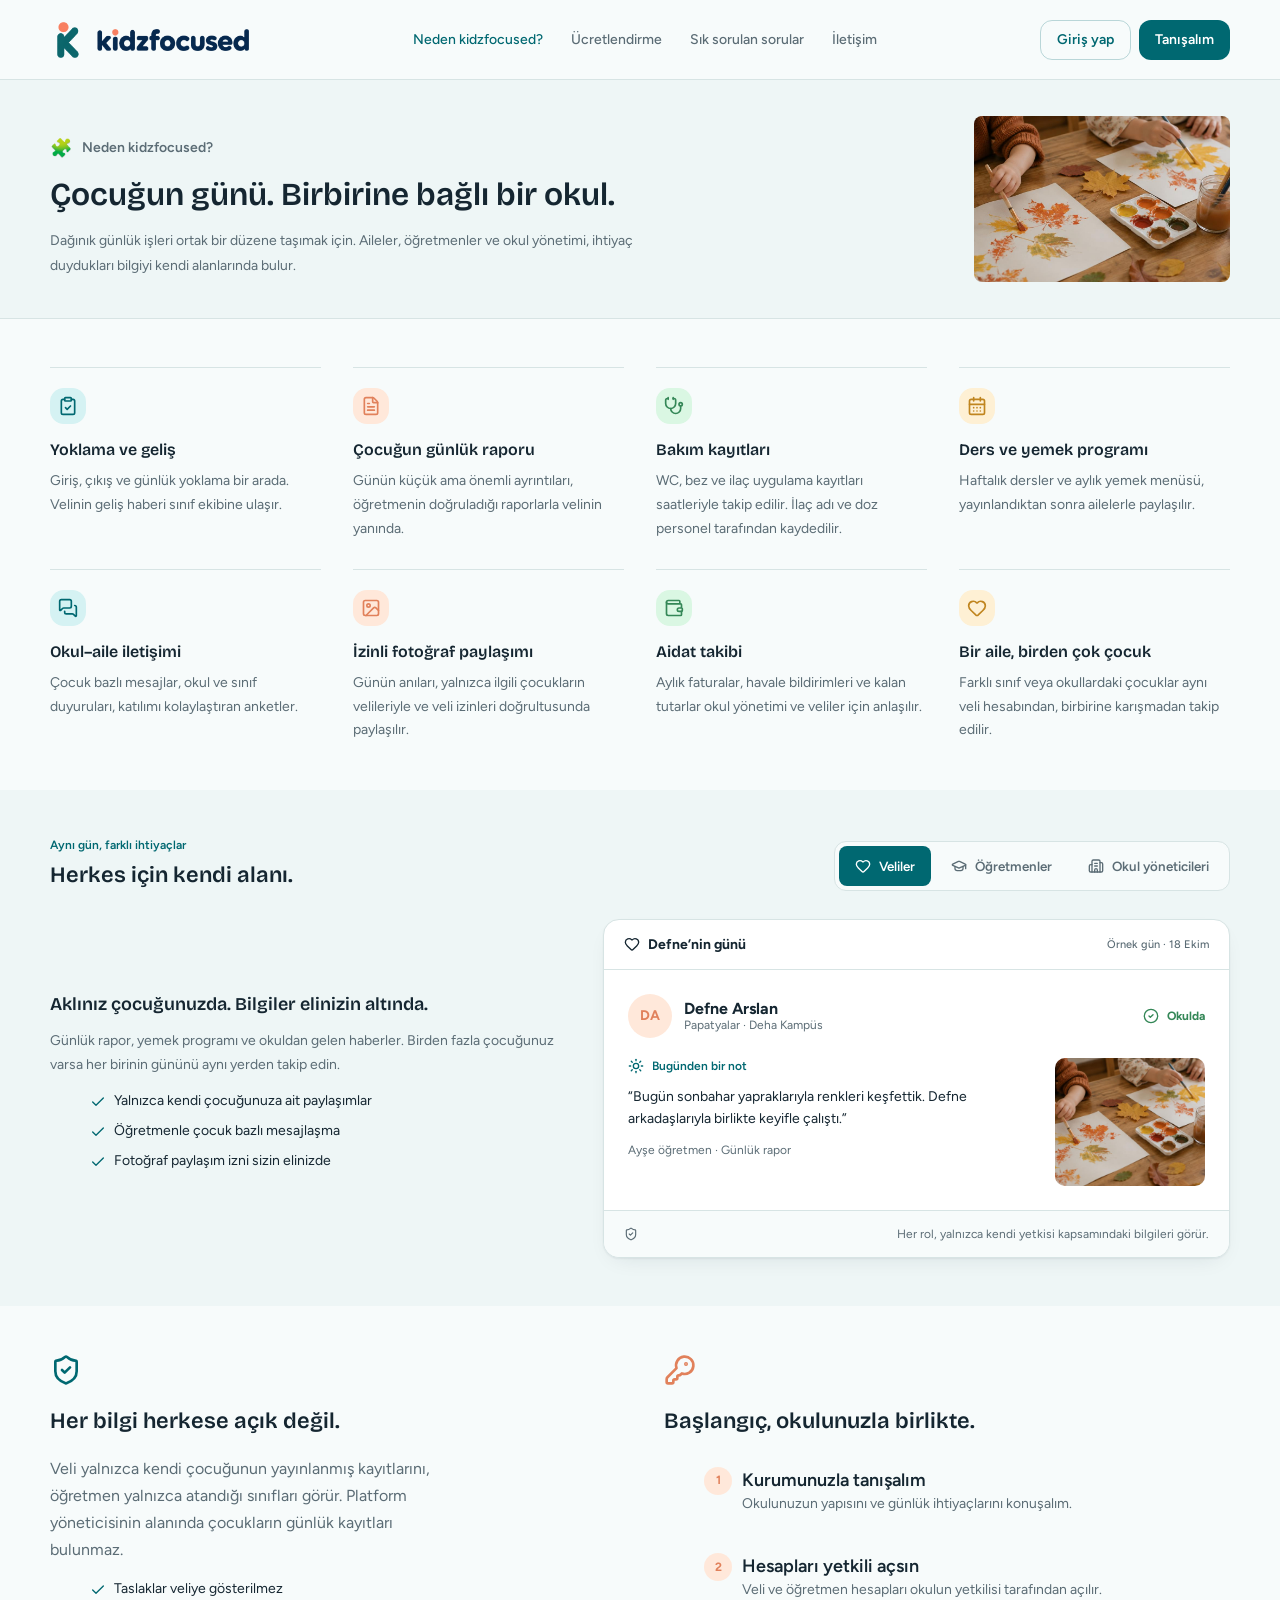
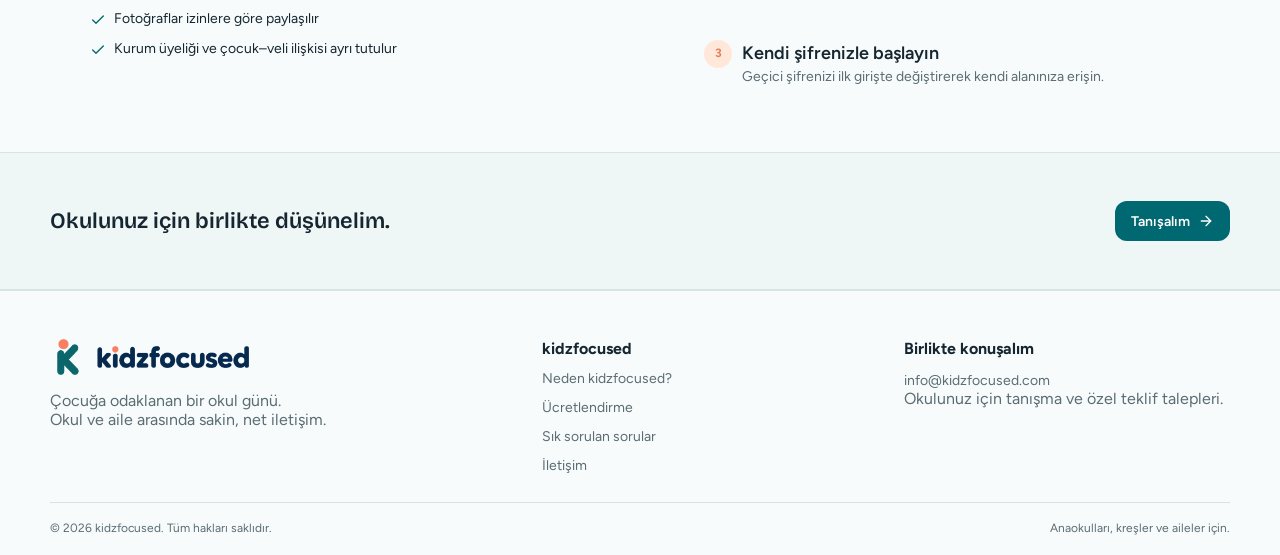
<file: ozellikler/index.html>
<!DOCTYPE html>
<html lang="tr">
<head>
  <meta charset="utf-8">
  <meta name="viewport" content="width=device-width, initial-scale=1">
  <title>Özellikler · kidzfocused</title>
  <meta name="description" content="Yoklama, günlük rapor, bakım, program, izinli galeri, iletişim ve aidat takibi.">
  <link rel="icon" href="/favicon.png">
  <link rel="preconnect" href="https://fonts.googleapis.com">
  <link rel="preconnect" href="https://fonts.gstatic.com" crossorigin>
  <link href="https://fonts.googleapis.com/css2?family=Bricolage+Grotesque:opsz,wght@12..96,600;700&family=Figtree:wght@400;500;600;700&display=swap" rel="stylesheet">
  <link rel="stylesheet" href="/site.css">
</head>
<body>
<div class="site marketing-detail">
  <aside class="rail"><a class="brand" href="/" aria-label="kidzfocused ana sayfa"><img class="mark" src="/assets/logo-icon.png" alt=""></a><nav aria-label="Keşfet menüsü"><a class="rail-tab" href="/"><svg xmlns="http://www.w3.org/2000/svg" width="23" height="23" viewBox="0 0 24 24" fill="none" stroke="currentColor" stroke-width="2" stroke-linecap="round" stroke-linejoin="round" aria-hidden="true"><circle cx="12" cy="12" r="10"/><path d="m16.24 7.76-1.804 5.411a2 2 0 0 1-1.265 1.265L7.76 16.24l1.804-5.411a2 2 0 0 1 1.265-1.265z"/></svg><span>Keşfet</span></a><a class="rail-tab" href="/ozellikler/" aria-current="page"><svg xmlns="http://www.w3.org/2000/svg" width="23" height="23" viewBox="0 0 24 24" fill="none" stroke="currentColor" stroke-width="2" stroke-linecap="round" stroke-linejoin="round" aria-hidden="true"><path d="M12.83 2.18a2 2 0 0 0-1.66 0L2.6 6.08a1 1 0 0 0 0 1.83l8.58 3.91a2 2 0 0 0 1.66 0l8.58-3.9a1 1 0 0 0 0-1.83z"/><path d="M2 12a1 1 0 0 0 .58.91l8.6 3.91a2 2 0 0 0 1.65 0l8.58-3.9A1 1 0 0 0 22 12"/><path d="M2 17a1 1 0 0 0 .58.91l8.6 3.91a2 2 0 0 0 1.65 0l8.58-3.9A1 1 0 0 0 22 17"/></svg><span>Özellikler</span></a><a class="rail-tab" href="/ucretlendirme/"><svg xmlns="http://www.w3.org/2000/svg" width="23" height="23" viewBox="0 0 24 24" fill="none" stroke="currentColor" stroke-width="2" stroke-linecap="round" stroke-linejoin="round" aria-hidden="true"><path d="M6 22a2 2 0 0 1-2-2V4a2 2 0 0 1 2-2h8a2.4 2.4 0 0 1 1.704.706l3.588 3.588A2.4 2.4 0 0 1 20 8v12a2 2 0 0 1-2 2z"/><path d="M14 2v5a1 1 0 0 0 1 1h5"/><path d="M10 9H8"/><path d="M16 13H8"/><path d="M16 17H8"/></svg><span>Teklif</span></a><a class="rail-tab" href="/app/"><svg xmlns="http://www.w3.org/2000/svg" width="23" height="23" viewBox="0 0 24 24" fill="none" stroke="currentColor" stroke-width="2" stroke-linecap="round" stroke-linejoin="round" aria-hidden="true"><path d="M15 3h4a2 2 0 0 1 2 2v14a2 2 0 0 1-2 2h-4"/><polyline points="10 17 15 12 10 7"/><path d="M15 12H3"/></svg><span>Giriş</span></a><button type="button" class="rail-tab" data-open-more><svg xmlns="http://www.w3.org/2000/svg" width="23" height="23" viewBox="0 0 24 24" fill="none" stroke="currentColor" stroke-width="2" stroke-linecap="round" stroke-linejoin="round" aria-hidden="true"><circle cx="12" cy="12" r="1"/><circle cx="19" cy="12" r="1"/><circle cx="5" cy="12" r="1"/></svg><span>Diğer</span></button></nav><a class="rail-tab" href="/iletisim/"><svg xmlns="http://www.w3.org/2000/svg" width="23" height="23" viewBox="0 0 24 24" fill="none" stroke="currentColor" stroke-width="2" stroke-linecap="round" stroke-linejoin="round" aria-hidden="true"><rect width="20" height="16" x="2" y="4" rx="2"/><path d="m22 7-8.97 5.7a1.94 1.94 0 0 1-2.06 0L2 7"/></svg><span>İletişim</span></a></aside>
  <header class="header"><div class="wrap bar">
    <a class="brand" href="/" aria-label="kidzfocused ana sayfa"><img class="mark" src="/assets/logo-icon.png" alt=""><img class="word" src="/assets/logo-word.png" alt="kidzfocused"></a>
    <nav class="nav" aria-label="Ana menü"><a href="/ozellikler/" aria-current="page">Neden kidzfocused?</a><a href="/ucretlendirme/">Ücretlendirme</a><a href="/sss/">Sık sorulan sorular</a><a href="/iletisim/">İletişim</a></nav>
    <div class="actions"><a class="btn ghost desk" href="/app/">Giriş yap</a><a class="btn desk" href="mailto:info@kidzfocused.com?subject=kidzfocused%20%C2%B7%20Tan%C4%B1%C5%9Fma%20ve%20demo%20talebi">Tanışalım</a><a class="icon-btn" href="/app/" aria-label="Giriş yap">→</a></div>
  </div></header>
  <main>
<section class="page-title"><div class="wrap detail-intro"><div><p class="kicker"><span class="emoji" aria-hidden="true">🧩</span> Neden kidzfocused?</p><h1 style="margin-top:10px">Çocuğun günü. Birbirine bağlı bir okul.</h1><p>Dağınık günlük işleri ortak bir düzene taşımak için. Aileler, öğretmenler ve okul yönetimi, ihtiyaç duydukları bilgiyi kendi alanlarında bulur.</p></div><img class="detail-photo cover" src="/assets/g1.jpg" alt="Çocukların sonbahar yapraklarıyla yaptığı renkli boyama etkinliği"></div></section>
<section class="section"><div class="wrap"><div class="features wide"><article class="feature"><div class="badge primary"><svg xmlns="http://www.w3.org/2000/svg" width="20" height="20" viewBox="0 0 24 24" fill="none" stroke="currentColor" stroke-width="2" stroke-linecap="round" stroke-linejoin="round" aria-hidden="true"><rect width="8" height="4" x="8" y="2" rx="1" ry="1"/><path d="M16 4h2a2 2 0 0 1 2 2v14a2 2 0 0 1-2 2H6a2 2 0 0 1-2-2V6a2 2 0 0 1 2-2h2"/><path d="m9 14 2 2 4-4"/></svg></div><h3>Yoklama ve geliş</h3><p>Giriş, çıkış ve günlük yoklama bir arada. Velinin geliş haberi sınıf ekibine ulaşır.</p></article><article class="feature"><div class="badge accent"><svg xmlns="http://www.w3.org/2000/svg" width="20" height="20" viewBox="0 0 24 24" fill="none" stroke="currentColor" stroke-width="2" stroke-linecap="round" stroke-linejoin="round" aria-hidden="true"><path d="M6 22a2 2 0 0 1-2-2V4a2 2 0 0 1 2-2h8a2.4 2.4 0 0 1 1.704.706l3.588 3.588A2.4 2.4 0 0 1 20 8v12a2 2 0 0 1-2 2z"/><path d="M14 2v5a1 1 0 0 0 1 1h5"/><path d="M10 9H8"/><path d="M16 13H8"/><path d="M16 17H8"/></svg></div><h3>Çocuğun günlük raporu</h3><p>Günün küçük ama önemli ayrıntıları, öğretmenin doğruladığı raporlarla velinin yanında.</p></article><article class="feature"><div class="badge success"><svg xmlns="http://www.w3.org/2000/svg" width="20" height="20" viewBox="0 0 24 24" fill="none" stroke="currentColor" stroke-width="2" stroke-linecap="round" stroke-linejoin="round" aria-hidden="true"><path d="M11 2v2"/><path d="M5 2v2"/><path d="M5 3H4a2 2 0 0 0-2 2v4a6 6 0 0 0 12 0V5a2 2 0 0 0-2-2h-1"/><path d="M8 15a6 6 0 0 0 12 0v-3"/><circle cx="20" cy="10" r="2"/></svg></div><h3>Bakım kayıtları</h3><p>WC, bez ve ilaç uygulama kayıtları saatleriyle takip edilir. İlaç adı ve doz personel tarafından kaydedilir.</p></article><article class="feature"><div class="badge warning"><svg xmlns="http://www.w3.org/2000/svg" width="20" height="20" viewBox="0 0 24 24" fill="none" stroke="currentColor" stroke-width="2" stroke-linecap="round" stroke-linejoin="round" aria-hidden="true"><path d="M8 2v4"/><path d="M16 2v4"/><rect width="18" height="18" x="3" y="4" rx="2"/><path d="M3 10h18"/><path d="M8 14h.01"/><path d="M12 14h.01"/><path d="M16 14h.01"/><path d="M8 18h.01"/><path d="M12 18h.01"/><path d="M16 18h.01"/></svg></div><h3>Ders ve yemek programı</h3><p>Haftalık dersler ve aylık yemek menüsü, yayınlandıktan sonra ailelerle paylaşılır.</p></article><article class="feature"><div class="badge primary"><svg xmlns="http://www.w3.org/2000/svg" width="20" height="20" viewBox="0 0 24 24" fill="none" stroke="currentColor" stroke-width="2" stroke-linecap="round" stroke-linejoin="round" aria-hidden="true"><path d="M16 10a2 2 0 0 1-2 2H6.828a2 2 0 0 0-1.414.586l-2.202 2.202A.71.71 0 0 1 2 14.286V4a2 2 0 0 1 2-2h10a2 2 0 0 1 2 2z"/><path d="M20 9a2 2 0 0 1 2 2v10.286a.71.71 0 0 1-1.212.502l-2.202-2.202A2 2 0 0 0 17.172 19H10a2 2 0 0 1-2-2v-1"/></svg></div><h3>Okul–aile iletişimi</h3><p>Çocuk bazlı mesajlar, okul ve sınıf duyuruları, katılımı kolaylaştıran anketler.</p></article><article class="feature"><div class="badge accent"><svg xmlns="http://www.w3.org/2000/svg" width="20" height="20" viewBox="0 0 24 24" fill="none" stroke="currentColor" stroke-width="2" stroke-linecap="round" stroke-linejoin="round" aria-hidden="true"><rect width="18" height="18" x="3" y="3" rx="2" ry="2"/><circle cx="9" cy="9" r="2"/><path d="m21 15-3.086-3.086a2 2 0 0 0-2.828 0L6 21"/></svg></div><h3>İzinli fotoğraf paylaşımı</h3><p>Günün anıları, yalnızca ilgili çocukların velileriyle ve veli izinleri doğrultusunda paylaşılır.</p></article><article class="feature"><div class="badge success"><svg xmlns="http://www.w3.org/2000/svg" width="20" height="20" viewBox="0 0 24 24" fill="none" stroke="currentColor" stroke-width="2" stroke-linecap="round" stroke-linejoin="round" aria-hidden="true"><path d="M19 7V4a1 1 0 0 0-1-1H5a2 2 0 0 0 0 4h15a1 1 0 0 1 1 1v4h-3a2 2 0 0 0 0 4h3a1 1 0 0 0 1-1v-2a1 1 0 0 0-1-1"/><path d="M3 5v14a2 2 0 0 0 2 2h15a1 1 0 0 0 1-1v-4"/></svg></div><h3>Aidat takibi</h3><p>Aylık faturalar, havale bildirimleri ve kalan tutarlar okul yönetimi ve veliler için anlaşılır.</p></article><article class="feature"><div class="badge warning"><svg xmlns="http://www.w3.org/2000/svg" width="20" height="20" viewBox="0 0 24 24" fill="none" stroke="currentColor" stroke-width="2" stroke-linecap="round" stroke-linejoin="round" aria-hidden="true"><path d="M2 9.5a5.5 5.5 0 0 1 9.591-3.676.56.56 0 0 0 .818 0A5.49 5.49 0 0 1 22 9.5c0 2.29-1.5 4-3 5.5l-5.492 5.313a2 2 0 0 1-3 .019L5 15c-1.5-1.5-3-3.2-3-5.5"/></svg></div><h3>Bir aile, birden çok çocuk</h3><p>Farklı sınıf veya okullardaki çocuklar aynı veli hesabından, birbirine karışmadan takip edilir.</p></article></div></div></section>

<section class="section roles"><div class="wrap">
  <div class="section-head"><div><p class="kicker">Aynı gün, farklı ihtiyaçlar</p><h2 style="margin-top:8px">Herkes için kendi alanı.</h2></div>
    <div class="tabs" role="tablist" aria-label="Kullanıcı rolleri"><button type="button" data-role="veli" aria-selected="true"><svg xmlns="http://www.w3.org/2000/svg" width="16" height="16" viewBox="0 0 24 24" fill="none" stroke="currentColor" stroke-width="2" stroke-linecap="round" stroke-linejoin="round" aria-hidden="true"><path d="M2 9.5a5.5 5.5 0 0 1 9.591-3.676.56.56 0 0 0 .818 0A5.49 5.49 0 0 1 22 9.5c0 2.29-1.5 4-3 5.5l-5.492 5.313a2 2 0 0 1-3 .019L5 15c-1.5-1.5-3-3.2-3-5.5"/></svg>Veliler</button><button type="button" data-role="ogretmen" aria-selected="false"><svg xmlns="http://www.w3.org/2000/svg" width="16" height="16" viewBox="0 0 24 24" fill="none" stroke="currentColor" stroke-width="2" stroke-linecap="round" stroke-linejoin="round" aria-hidden="true"><path d="M21.42 10.922a1 1 0 0 0-.019-1.838L12.83 5.18a2 2 0 0 0-1.66 0L2.6 9.08a1 1 0 0 0 0 1.832l8.57 3.908a2 2 0 0 0 1.66 0z"/><path d="M22 10v6"/><path d="M6 12.5V16a6 3 0 0 0 12 0v-3.5"/></svg>Öğretmenler</button><button type="button" data-role="yonetici" aria-selected="false"><svg xmlns="http://www.w3.org/2000/svg" width="16" height="16" viewBox="0 0 24 24" fill="none" stroke="currentColor" stroke-width="2" stroke-linecap="round" stroke-linejoin="round" aria-hidden="true"><path d="M10 12h4"/><path d="M10 8h4"/><path d="M14 21v-3a2 2 0 0 0-4 0v3"/><path d="M6 10H4a2 2 0 0 0-2 2v7a2 2 0 0 0 2 2h16a2 2 0 0 0 2-2V9a2 2 0 0 0-2-2h-2"/><path d="M6 21V5a2 2 0 0 1 2-2h8a2 2 0 0 1 2 2v16"/></svg>Okul yöneticileri</button></div>
  </div>
  <div class="role-grid"><div class="role"><h3 data-role-title>Aklınız çocuğunuzda. Bilgiler elinizin altında.</h3><p data-role-text>Günlük rapor, yemek programı ve okuldan gelen haberler. Birden fazla çocuğunuz varsa her birinin gününü aynı yerden takip edin.</p><ul data-role-list><li><svg xmlns="http://www.w3.org/2000/svg" width="16" height="16" viewBox="0 0 24 24" fill="none" stroke="currentColor" stroke-width="2" stroke-linecap="round" stroke-linejoin="round" aria-hidden="true"><path d="M20 6 9 17l-5-5"/></svg>Yalnızca kendi çocuğunuza ait paylaşımlar</li><li><svg xmlns="http://www.w3.org/2000/svg" width="16" height="16" viewBox="0 0 24 24" fill="none" stroke="currentColor" stroke-width="2" stroke-linecap="round" stroke-linejoin="round" aria-hidden="true"><path d="M20 6 9 17l-5-5"/></svg>Öğretmenle çocuk bazlı mesajlaşma</li><li><svg xmlns="http://www.w3.org/2000/svg" width="16" height="16" viewBox="0 0 24 24" fill="none" stroke="currentColor" stroke-width="2" stroke-linecap="round" stroke-linejoin="round" aria-hidden="true"><path d="M20 6 9 17l-5-5"/></svg>Fotoğraf paylaşım izni sizin elinizde</li></ul></div>
    <div class="panel">
      <div data-preview="veli"><header><span class="title"><svg xmlns="http://www.w3.org/2000/svg" width="16" height="16" viewBox="0 0 24 24" fill="none" stroke="currentColor" stroke-width="2" stroke-linecap="round" stroke-linejoin="round" aria-hidden="true"><path d="M2 9.5a5.5 5.5 0 0 1 9.591-3.676.56.56 0 0 0 .818 0A5.49 5.49 0 0 1 22 9.5c0 2.29-1.5 4-3 5.5l-5.492 5.313a2 2 0 0 1-3 .019L5 15c-1.5-1.5-3-3.2-3-5.5"/></svg>Defne’nin günü</span><span class="meta">Örnek gün · 18 Ekim</span></header><div class="body"><div class="person"><span class="avatar">DA</span><div><p style="font-weight:700">Defne Arslan</p><p class="muted" style="font-size:12px">Papatyalar · Deha Kampüs</p></div><span class="ok" style="margin-left:auto"><svg xmlns="http://www.w3.org/2000/svg" width="16" height="16" viewBox="0 0 24 24" fill="none" stroke="currentColor" stroke-width="2" stroke-linecap="round" stroke-linejoin="round" aria-hidden="true"><circle cx="12" cy="12" r="10"/><path d="m9 12 2 2 4-4"/></svg>Okulda</span></div><div class="note"><div><p class="kicker"><svg xmlns="http://www.w3.org/2000/svg" width="16" height="16" viewBox="0 0 24 24" fill="none" stroke="currentColor" stroke-width="2" stroke-linecap="round" stroke-linejoin="round" aria-hidden="true"><circle cx="12" cy="12" r="4"/><path d="M12 2v2"/><path d="M12 20v2"/><path d="m4.93 4.93 1.41 1.41"/><path d="m17.66 17.66 1.41 1.41"/><path d="M2 12h2"/><path d="M20 12h2"/><path d="m6.34 17.66-1.41 1.41"/><path d="m19.07 4.93-1.41 1.41"/></svg>Bugünden bir not</p><p class="quote">“Bugün sonbahar yapraklarıyla renkleri keşfettik. Defne arkadaşlarıyla birlikte keyifle çalıştı.”</p><p class="byline muted">Ayşe öğretmen · Günlük rapor</p></div><img src="/assets/g1.jpg" alt="Sonbahar yapraklarıyla hazırlanan sınıf etkinliği"></div></div><footer><svg xmlns="http://www.w3.org/2000/svg" width="14" height="14" viewBox="0 0 24 24" fill="none" stroke="currentColor" stroke-width="2" stroke-linecap="round" stroke-linejoin="round" aria-hidden="true"><path d="M20 13c0 5-3.5 7.5-7.66 8.95a1 1 0 0 1-.67-.01C7.5 20.5 4 18 4 13V6a1 1 0 0 1 1-1c2 0 4.5-1.2 6.24-2.72a1.17 1.17 0 0 1 1.52 0C14.51 3.81 17 5 19 5a1 1 0 0 1 1 1z"/><path d="m9 12 2 2 4-4"/></svg>Her rol, yalnızca kendi yetkisi kapsamındaki bilgileri görür.</footer></div>
      <div class="hidden" data-preview="ogretmen"><header><span class="title"><svg xmlns="http://www.w3.org/2000/svg" width="16" height="16" viewBox="0 0 24 24" fill="none" stroke="currentColor" stroke-width="2" stroke-linecap="round" stroke-linejoin="round" aria-hidden="true"><path d="M21.42 10.922a1 1 0 0 0-.019-1.838L12.83 5.18a2 2 0 0 0-1.66 0L2.6 9.08a1 1 0 0 0 0 1.832l8.57 3.908a2 2 0 0 0 1.66 0z"/><path d="M22 10v6"/><path d="M6 12.5V16a6 3 0 0 0 12 0v-3.5"/></svg>Papatyalar sınıfı</span><span class="meta">Örnek gün · 18 Ekim</span></header><div class="body"><p style="font-size:18px;font-weight:700">Güne hazırız.</p><div class="stats"><div><b>14</b><p class="muted">Öğrenci</p></div><div><b>13</b><p class="muted">Geldi</p></div><div><b>1</b><p class="muted">Gelmedi</p></div></div><div class="lines"><p><svg xmlns="http://www.w3.org/2000/svg" width="16" height="16" viewBox="0 0 24 24" fill="none" stroke="currentColor" stroke-width="2" stroke-linecap="round" stroke-linejoin="round" aria-hidden="true"><path d="M20 6 9 17l-5-5"/></svg>Sabah yoklaması tamamlandı</p><p><svg xmlns="http://www.w3.org/2000/svg" width="16" height="16" viewBox="0 0 24 24" fill="none" stroke="currentColor" stroke-width="2" stroke-linecap="round" stroke-linejoin="round" aria-hidden="true"><circle cx="12" cy="12" r="10"/><polyline points="12 6 12 12 16 14"/></svg>10:30 · Sonbahar renkleri etkinliği</p><p><svg xmlns="http://www.w3.org/2000/svg" width="16" height="16" viewBox="0 0 24 24" fill="none" stroke="currentColor" stroke-width="2" stroke-linecap="round" stroke-linejoin="round" aria-hidden="true"><path d="M6 22a2 2 0 0 1-2-2V4a2 2 0 0 1 2-2h8a2.4 2.4 0 0 1 1.704.706l3.588 3.588A2.4 2.4 0 0 1 20 8v12a2 2 0 0 1-2 2z"/><path d="M14 2v5a1 1 0 0 0 1 1h5"/><path d="M10 9H8"/><path d="M16 13H8"/><path d="M16 17H8"/></svg>5 günlük rapor doğrulama bekliyor</p></div></div><footer><svg xmlns="http://www.w3.org/2000/svg" width="14" height="14" viewBox="0 0 24 24" fill="none" stroke="currentColor" stroke-width="2" stroke-linecap="round" stroke-linejoin="round" aria-hidden="true"><path d="M20 13c0 5-3.5 7.5-7.66 8.95a1 1 0 0 1-.67-.01C7.5 20.5 4 18 4 13V6a1 1 0 0 1 1-1c2 0 4.5-1.2 6.24-2.72a1.17 1.17 0 0 1 1.52 0C14.51 3.81 17 5 19 5a1 1 0 0 1 1 1z"/><path d="m9 12 2 2 4-4"/></svg>Her rol, yalnızca kendi yetkisi kapsamındaki bilgileri görür.</footer></div>
      <div class="hidden" data-preview="yonetici"><header><span class="title"><svg xmlns="http://www.w3.org/2000/svg" width="16" height="16" viewBox="0 0 24 24" fill="none" stroke="currentColor" stroke-width="2" stroke-linecap="round" stroke-linejoin="round" aria-hidden="true"><path d="M10 12h4"/><path d="M10 8h4"/><path d="M14 21v-3a2 2 0 0 0-4 0v3"/><path d="M6 10H4a2 2 0 0 0-2 2v7a2 2 0 0 0 2 2h16a2 2 0 0 0 2-2V9a2 2 0 0 0-2-2h-2"/><path d="M6 21V5a2 2 0 0 1 2-2h8a2 2 0 0 1 2 2v16"/></svg>Okulun günlük özeti</span><span class="meta">Örnek gün · 18 Ekim</span></header><div class="body"><div class="stats"><div><b>6</b><p class="muted">Sınıf</p></div><div><b>82</b><p class="muted">Öğrenci</p></div><div><b>8</b><p class="muted">Öğretmen</p></div></div><div class="lines pairs"><p class="pair"><span>Günlük yoklama</span><span class="good">6 sınıf tamamlandı</span></p><p class="pair"><span>Havale bildirimleri</span><span class="warn">2 inceleme bekliyor</span></p><p class="pair"><span>Okul duyurusu</span><span class="info">Yayında</span></p></div></div><footer><svg xmlns="http://www.w3.org/2000/svg" width="14" height="14" viewBox="0 0 24 24" fill="none" stroke="currentColor" stroke-width="2" stroke-linecap="round" stroke-linejoin="round" aria-hidden="true"><path d="M20 13c0 5-3.5 7.5-7.66 8.95a1 1 0 0 1-.67-.01C7.5 20.5 4 18 4 13V6a1 1 0 0 1 1-1c2 0 4.5-1.2 6.24-2.72a1.17 1.17 0 0 1 1.52 0C14.51 3.81 17 5 19 5a1 1 0 0 1 1 1z"/><path d="m9 12 2 2 4-4"/></svg>Her rol, yalnızca kendi yetkisi kapsamındaki bilgileri görür.</footer></div>
    </div>
  </div>
</div></section>

<section class="section"><div class="wrap contact-grid"><div><div class="section-mark primary"><svg xmlns="http://www.w3.org/2000/svg" width="32" height="32" viewBox="0 0 24 24" fill="none" stroke="currentColor" stroke-width="2" stroke-linecap="round" stroke-linejoin="round" aria-hidden="true"><path d="M20 13c0 5-3.5 7.5-7.66 8.95a1 1 0 0 1-.67-.01C7.5 20.5 4 18 4 13V6a1 1 0 0 1 1-1c2 0 4.5-1.2 6.24-2.72a1.17 1.17 0 0 1 1.52 0C14.51 3.81 17 5 19 5a1 1 0 0 1 1 1z"/><path d="m9 12 2 2 4-4"/></svg></div><h2>Her bilgi herkese açık değil.</h2><p class="lead">Veli yalnızca kendi çocuğunun yayınlanmış kayıtlarını, öğretmen yalnızca atandığı sınıfları görür. Platform yöneticisinin alanında çocukların günlük kayıtları bulunmaz.</p><ul class="checks"><li><svg xmlns="http://www.w3.org/2000/svg" width="16" height="16" viewBox="0 0 24 24" fill="none" stroke="currentColor" stroke-width="2" stroke-linecap="round" stroke-linejoin="round" aria-hidden="true"><path d="M20 6 9 17l-5-5"/></svg>Taslaklar veliye gösterilmez</li><li><svg xmlns="http://www.w3.org/2000/svg" width="16" height="16" viewBox="0 0 24 24" fill="none" stroke="currentColor" stroke-width="2" stroke-linecap="round" stroke-linejoin="round" aria-hidden="true"><path d="M20 6 9 17l-5-5"/></svg>Fotoğraflar izinlere göre paylaşılır</li><li><svg xmlns="http://www.w3.org/2000/svg" width="16" height="16" viewBox="0 0 24 24" fill="none" stroke="currentColor" stroke-width="2" stroke-linecap="round" stroke-linejoin="round" aria-hidden="true"><path d="M20 6 9 17l-5-5"/></svg>Kurum üyeliği ve çocuk–veli ilişkisi ayrı tutulur</li></ul></div><div><div class="section-mark accent"><svg xmlns="http://www.w3.org/2000/svg" width="32" height="32" viewBox="0 0 24 24" fill="none" stroke="currentColor" stroke-width="2" stroke-linecap="round" stroke-linejoin="round" aria-hidden="true"><path d="M2.586 17.414A2 2 0 0 0 2 18.828V21a1 1 0 0 0 1 1h3a1 1 0 0 0 1-1v-1a1 1 0 0 1 1-1h1a1 1 0 0 0 1-1v-1a1 1 0 0 1 1-1h.172a2 2 0 0 0 1.414-.586l.814-.814a6.5 6.5 0 1 0-4-4z"/><circle cx="16.5" cy="7.5" r=".5" fill="currentColor"/></svg></div><h2>Başlangıç, okulunuzla birlikte.</h2><ol class="steps"><li><span class="num">1</span><div><h3>Kurumunuzla tanışalım</h3><p class="muted">Okulunuzun yapısını ve günlük ihtiyaçlarını konuşalım.</p></div></li><li><span class="num">2</span><div><h3>Hesapları yetkili açsın</h3><p class="muted">Veli ve öğretmen hesapları okulun yetkilisi tarafından açılır.</p></div></li><li><span class="num">3</span><div><h3>Kendi şifrenizle başlayın</h3><p class="muted">Geçici şifrenizi ilk girişte değiştirerek kendi alanınıza erişin.</p></div></li></ol></div></div></section>
<section class="section band"><div class="wrap"><h2>Okulunuz için birlikte düşünelim.</h2><a class="btn" href="mailto:info@kidzfocused.com?subject=kidzfocused%20%C2%B7%20Tan%C4%B1%C5%9Fma%20ve%20demo%20talebi">Tanışalım <svg xmlns="http://www.w3.org/2000/svg" width="16" height="16" viewBox="0 0 24 24" fill="none" stroke="currentColor" stroke-width="2" stroke-linecap="round" stroke-linejoin="round" aria-hidden="true"><path d="M5 12h14"/><path d="m12 5 7 7-7 7"/></svg></a></div></section>

  </main>
  <footer class="footer"><div class="wrap footer-grid">
    <div><a class="brand" href="/"><img class="mark" src="/assets/logo-icon.png" alt=""><img class="word" src="/assets/logo-word.png" alt="kidzfocused"></a><p class="muted" style="margin-top:16px">Çocuğa odaklanan bir okul günü.<br>Okul ve aile arasında sakin, net iletişim.</p></div>
    <div><p style="font-weight:700;margin-bottom:12px">kidzfocused</p><nav><a href="/ozellikler/">Neden kidzfocused?</a><a href="/ucretlendirme/">Ücretlendirme</a><a href="/sss/">Sık sorulan sorular</a><a href="/iletisim/">İletişim</a></nav></div>
    <div><p style="font-weight:700;margin-bottom:12px">Birlikte konuşalım</p><a href="mailto:info@kidzfocused.com">info@kidzfocused.com</a><p class="muted">Okulunuz için tanışma ve özel teklif talepleri.</p></div>
  </div><div class="wrap legal"><p>© 2026 kidzfocused. Tüm hakları saklıdır.</p><span>Anaokulları, kreşler ve aileler için.</span></div></footer>
  <nav class="bottom" aria-label="Keşfet menüsü"><a href="/">Keşfet</a><a href="/ozellikler/" aria-current="page">Özellikler</a><a href="/ucretlendirme/">Teklif</a><a href="/app/">Giriş</a><button type="button" data-open-more>Diğer</button></nav>
  <dialog id="more"><h2>kidzfocused</h2><p class="muted">Okul ve aile, aynı günün içinde.</p><a href="/ozellikler/">Neden kidzfocused?</a><a href="/ucretlendirme/">Ücretlendirme</a><a href="/sss/">Sık sorulan sorular</a><a href="/iletisim/">İletişim</a><a class="btn block" style="margin-top:16px" href="mailto:info@kidzfocused.com?subject=kidzfocused%20%C2%B7%20Tan%C4%B1%C5%9Fma%20ve%20demo%20talebi">Tanışalım</a></dialog>
</div>
<script src="/site.js"></script>
</body></html>
</file>
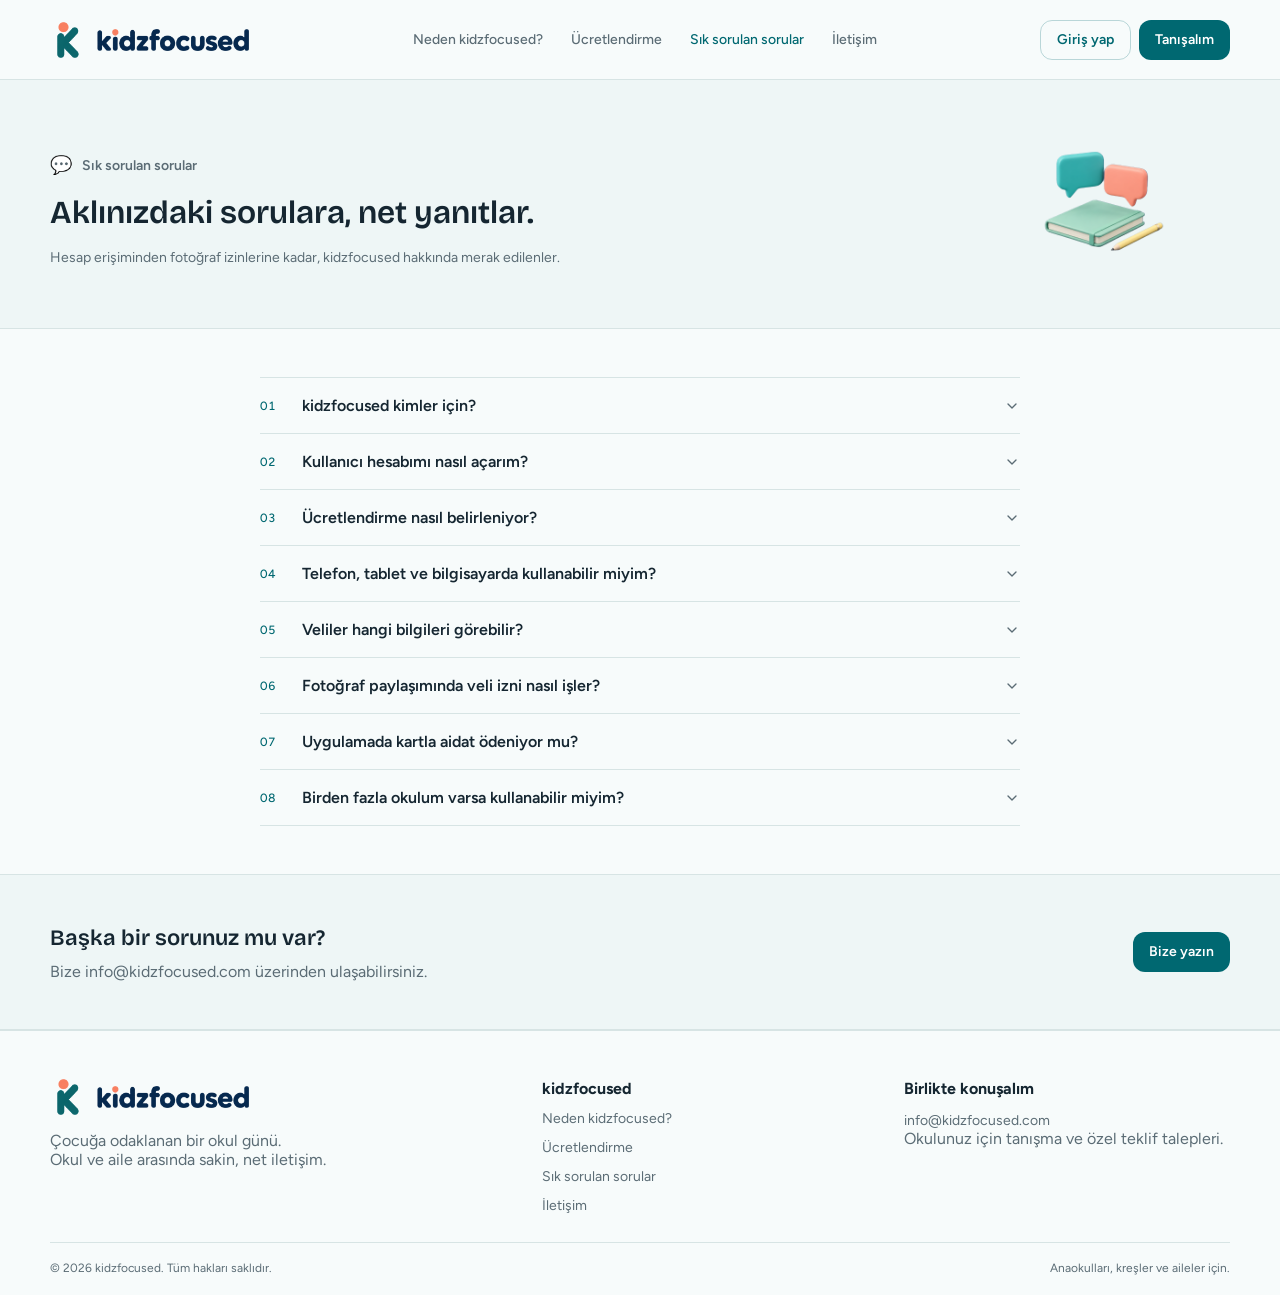
<file: sss/index.html>
<!DOCTYPE html>
<html lang="tr">
<head>
  <meta charset="utf-8">
  <meta name="viewport" content="width=device-width, initial-scale=1">
  <title>Sık sorulan sorular · kidzfocused</title>
  <meta name="description" content="Hesap, ücretlendirme, cihaz erişimi ve veli izinleri.">
  <link rel="icon" href="/favicon.png">
  <link rel="preconnect" href="https://fonts.googleapis.com">
  <link rel="preconnect" href="https://fonts.gstatic.com" crossorigin>
  <link href="https://fonts.googleapis.com/css2?family=Bricolage+Grotesque:opsz,wght@12..96,600;700&family=Figtree:wght@400;500;600;700&display=swap" rel="stylesheet">
  <link rel="stylesheet" href="/site.css">
</head>
<body>
<div class="site marketing-detail">
  <aside class="rail"><a class="brand" href="/" aria-label="kidzfocused ana sayfa"><img class="mark" src="/assets/logo-icon.png" alt=""></a><nav aria-label="Keşfet menüsü"><a class="rail-tab" href="/"><svg xmlns="http://www.w3.org/2000/svg" width="23" height="23" viewBox="0 0 24 24" fill="none" stroke="currentColor" stroke-width="2" stroke-linecap="round" stroke-linejoin="round" aria-hidden="true"><circle cx="12" cy="12" r="10"/><path d="m16.24 7.76-1.804 5.411a2 2 0 0 1-1.265 1.265L7.76 16.24l1.804-5.411a2 2 0 0 1 1.265-1.265z"/></svg><span>Keşfet</span></a><a class="rail-tab" href="/ozellikler/"><svg xmlns="http://www.w3.org/2000/svg" width="23" height="23" viewBox="0 0 24 24" fill="none" stroke="currentColor" stroke-width="2" stroke-linecap="round" stroke-linejoin="round" aria-hidden="true"><path d="M12.83 2.18a2 2 0 0 0-1.66 0L2.6 6.08a1 1 0 0 0 0 1.83l8.58 3.91a2 2 0 0 0 1.66 0l8.58-3.9a1 1 0 0 0 0-1.83z"/><path d="M2 12a1 1 0 0 0 .58.91l8.6 3.91a2 2 0 0 0 1.65 0l8.58-3.9A1 1 0 0 0 22 12"/><path d="M2 17a1 1 0 0 0 .58.91l8.6 3.91a2 2 0 0 0 1.65 0l8.58-3.9A1 1 0 0 0 22 17"/></svg><span>Özellikler</span></a><a class="rail-tab" href="/ucretlendirme/"><svg xmlns="http://www.w3.org/2000/svg" width="23" height="23" viewBox="0 0 24 24" fill="none" stroke="currentColor" stroke-width="2" stroke-linecap="round" stroke-linejoin="round" aria-hidden="true"><path d="M6 22a2 2 0 0 1-2-2V4a2 2 0 0 1 2-2h8a2.4 2.4 0 0 1 1.704.706l3.588 3.588A2.4 2.4 0 0 1 20 8v12a2 2 0 0 1-2 2z"/><path d="M14 2v5a1 1 0 0 0 1 1h5"/><path d="M10 9H8"/><path d="M16 13H8"/><path d="M16 17H8"/></svg><span>Teklif</span></a><a class="rail-tab" href="/app/"><svg xmlns="http://www.w3.org/2000/svg" width="23" height="23" viewBox="0 0 24 24" fill="none" stroke="currentColor" stroke-width="2" stroke-linecap="round" stroke-linejoin="round" aria-hidden="true"><path d="M15 3h4a2 2 0 0 1 2 2v14a2 2 0 0 1-2 2h-4"/><polyline points="10 17 15 12 10 7"/><path d="M15 12H3"/></svg><span>Giriş</span></a><button type="button" class="rail-tab" data-open-more><svg xmlns="http://www.w3.org/2000/svg" width="23" height="23" viewBox="0 0 24 24" fill="none" stroke="currentColor" stroke-width="2" stroke-linecap="round" stroke-linejoin="round" aria-hidden="true"><circle cx="12" cy="12" r="1"/><circle cx="19" cy="12" r="1"/><circle cx="5" cy="12" r="1"/></svg><span>Diğer</span></button></nav><a class="rail-tab" href="/iletisim/"><svg xmlns="http://www.w3.org/2000/svg" width="23" height="23" viewBox="0 0 24 24" fill="none" stroke="currentColor" stroke-width="2" stroke-linecap="round" stroke-linejoin="round" aria-hidden="true"><rect width="20" height="16" x="2" y="4" rx="2"/><path d="m22 7-8.97 5.7a1.94 1.94 0 0 1-2.06 0L2 7"/></svg><span>İletişim</span></a></aside>
  <header class="header"><div class="wrap bar">
    <a class="brand" href="/" aria-label="kidzfocused ana sayfa"><img class="mark" src="/assets/logo-icon.png" alt=""><img class="word" src="/assets/logo-word.png" alt="kidzfocused"></a>
    <nav class="nav" aria-label="Ana menü"><a href="/ozellikler/">Neden kidzfocused?</a><a href="/ucretlendirme/">Ücretlendirme</a><a href="/sss/" aria-current="page">Sık sorulan sorular</a><a href="/iletisim/">İletişim</a></nav>
    <div class="actions"><a class="btn ghost desk" href="/app/">Giriş yap</a><a class="btn desk" href="mailto:info@kidzfocused.com?subject=kidzfocused%20%C2%B7%20Tan%C4%B1%C5%9Fma%20ve%20demo%20talebi">Tanışalım</a><a class="icon-btn" href="/app/" aria-label="Giriş yap">→</a></div>
  </div></header>
  <main>
<section class="page-title"><div class="wrap detail-intro"><div><p class="kicker"><span class="emoji" aria-hidden="true">💬</span> Sık sorulan sorular</p><h1 style="margin-top:10px">Aklınızdaki sorulara, net yanıtlar.</h1><p>Hesap erişiminden fotoğraf izinlerine kadar, kidzfocused hakkında merak edilenler.</p></div><img class="detail-photo" src="/assets/questions-notebook.png" alt="Bir defterin üzerinde okul ve aile iletişimini simgeleyen konuşma balonları"></div></section>
<section class="section"><div class="wrap" style="max-width:760px"><div class="faq numbered"><details><summary><span class="faq-row"><span class="faq-num">01</span><span>kidzfocused kimler için?</span></span><span class="chev"><svg xmlns="http://www.w3.org/2000/svg" width="16" height="16" viewBox="0 0 24 24" fill="none" stroke="currentColor" stroke-width="2" stroke-linecap="round" stroke-linejoin="round" aria-hidden="true"><path d="m6 9 6 6 6-6"/></svg></span></summary><p>Anaokulları ve kreşler için tasarlanır. Veliler, öğretmenler, okul yöneticileri ve platform yöneticileri kendi görevlerine uygun ekranları kullanır.</p></details><details><summary><span class="faq-row"><span class="faq-num">02</span><span>Kullanıcı hesabımı nasıl açarım?</span></span><span class="chev"><svg xmlns="http://www.w3.org/2000/svg" width="16" height="16" viewBox="0 0 24 24" fill="none" stroke="currentColor" stroke-width="2" stroke-linecap="round" stroke-linejoin="round" aria-hidden="true"><path d="m6 9 6 6 6-6"/></svg></span></summary><p>Hesabınızı okulunuzun yetkilisi açar ve size geçici bir şifre verir. İlk girişte kendi şifrenizi belirlersiniz. Herkese açık kayıt bulunmaz; hesap erişimi için okul yönetiminizle iletişime geçebilirsiniz.</p></details><details><summary><span class="faq-row"><span class="faq-num">03</span><span>Ücretlendirme nasıl belirleniyor?</span></span><span class="chev"><svg xmlns="http://www.w3.org/2000/svg" width="16" height="16" viewBox="0 0 24 24" fill="none" stroke="currentColor" stroke-width="2" stroke-linecap="round" stroke-linejoin="round" aria-hidden="true"><path d="m6 9 6 6 6-6"/></svg></span></summary><p>Okulunuza özel teklif hazırlanır. Kurumunuzun yapısını, öğrenci sayısını ve ihtiyaçlarını info@kidzfocused.com adresi üzerinden paylaşarak ücretlendirme hakkında görüşebilirsiniz.</p></details><details><summary><span class="faq-row"><span class="faq-num">04</span><span>Telefon, tablet ve bilgisayarda kullanabilir miyim?</span></span><span class="chev"><svg xmlns="http://www.w3.org/2000/svg" width="16" height="16" viewBox="0 0 24 24" fill="none" stroke="currentColor" stroke-width="2" stroke-linecap="round" stroke-linejoin="round" aria-hidden="true"><path d="m6 9 6 6 6-6"/></svg></span></summary><p>Evet. kidzfocused web arayüzü telefon, tablet ve bilgisayar ekranlarına uyum sağlar. Aynı hesabınızla farklı cihazlarda erişebilirsiniz.</p></details><details><summary><span class="faq-row"><span class="faq-num">05</span><span>Veliler hangi bilgileri görebilir?</span></span><span class="chev"><svg xmlns="http://www.w3.org/2000/svg" width="16" height="16" viewBox="0 0 24 24" fill="none" stroke="currentColor" stroke-width="2" stroke-linecap="round" stroke-linejoin="round" aria-hidden="true"><path d="m6 9 6 6 6-6"/></svg></span></summary><p>Veliler yalnızca kendi çocuklarına ait yayınlanmış rapor, program, duyuru ve izinli fotoğrafları görür. Taslak kayıtlar veli ekranına yansımaz.</p></details><details><summary><span class="faq-row"><span class="faq-num">06</span><span>Fotoğraf paylaşımında veli izni nasıl işler?</span></span><span class="chev"><svg xmlns="http://www.w3.org/2000/svg" width="16" height="16" viewBox="0 0 24 24" fill="none" stroke="currentColor" stroke-width="2" stroke-linecap="round" stroke-linejoin="round" aria-hidden="true"><path d="m6 9 6 6 6-6"/></svg></span></summary><p>Bir fotoğrafta işaretlenen çocukların tüm bağlı aktif velilerinin izni gerekir. Veliler fotoğraf paylaşım izinlerini verebilir veya geri çekebilir. Herkese açık galeri bağlantısı ve video paylaşımı bulunmaz.</p></details><details><summary><span class="faq-row"><span class="faq-num">07</span><span>Uygulamada kartla aidat ödeniyor mu?</span></span><span class="chev"><svg xmlns="http://www.w3.org/2000/svg" width="16" height="16" viewBox="0 0 24 24" fill="none" stroke="currentColor" stroke-width="2" stroke-linecap="round" stroke-linejoin="round" aria-hidden="true"><path d="m6 9 6 6 6-6"/></svg></span></summary><p>Hayır. Aidat takibi aylık fatura ve havale bildirimiyle yapılır. Bildirimi okul yönetimi değerlendirir. Kartla ödeme veya otomatik tahsilat bulunmaz.</p></details><details><summary><span class="faq-row"><span class="faq-num">08</span><span>Birden fazla okulum varsa kullanabilir miyim?</span></span><span class="chev"><svg xmlns="http://www.w3.org/2000/svg" width="16" height="16" viewBox="0 0 24 24" fill="none" stroke="currentColor" stroke-width="2" stroke-linecap="round" stroke-linejoin="round" aria-hidden="true"><path d="m6 9 6 6 6-6"/></svg></span></summary><p>Evet. kidzfocused birden fazla anaokulu ve kreşin aynı uygulamayı kullanmasına uygun tasarlanmıştır. Kurum üyeliği ve çocuk–veli ilişkisi ayrı tutulur; her kullanıcı kendi yetkisi kapsamındaki bilgilere erişir.</p></details></div></div></section>
<section class="section band"><div class="wrap"><div><h2>Başka bir sorunuz mu var?</h2><p class="muted" style="margin-top:8px">Bize info@kidzfocused.com üzerinden ulaşabilirsiniz.</p></div><a class="btn" href="mailto:info@kidzfocused.com">Bize yazın</a></div></section>

  </main>
  <footer class="footer"><div class="wrap footer-grid">
    <div><a class="brand" href="/"><img class="mark" src="/assets/logo-icon.png" alt=""><img class="word" src="/assets/logo-word.png" alt="kidzfocused"></a><p class="muted" style="margin-top:16px">Çocuğa odaklanan bir okul günü.<br>Okul ve aile arasında sakin, net iletişim.</p></div>
    <div><p style="font-weight:700;margin-bottom:12px">kidzfocused</p><nav><a href="/ozellikler/">Neden kidzfocused?</a><a href="/ucretlendirme/">Ücretlendirme</a><a href="/sss/">Sık sorulan sorular</a><a href="/iletisim/">İletişim</a></nav></div>
    <div><p style="font-weight:700;margin-bottom:12px">Birlikte konuşalım</p><a href="mailto:info@kidzfocused.com">info@kidzfocused.com</a><p class="muted">Okulunuz için tanışma ve özel teklif talepleri.</p></div>
  </div><div class="wrap legal"><p>© 2026 kidzfocused. Tüm hakları saklıdır.</p><span>Anaokulları, kreşler ve aileler için.</span></div></footer>
  <nav class="bottom" aria-label="Keşfet menüsü"><a href="/">Keşfet</a><a href="/ozellikler/">Özellikler</a><a href="/ucretlendirme/">Teklif</a><a href="/app/">Giriş</a><button type="button" data-open-more>Diğer</button></nav>
  <dialog id="more"><h2>kidzfocused</h2><p class="muted">Okul ve aile, aynı günün içinde.</p><a href="/ozellikler/">Neden kidzfocused?</a><a href="/ucretlendirme/">Ücretlendirme</a><a href="/sss/">Sık sorulan sorular</a><a href="/iletisim/">İletişim</a><a class="btn block" style="margin-top:16px" href="mailto:info@kidzfocused.com?subject=kidzfocused%20%C2%B7%20Tan%C4%B1%C5%9Fma%20ve%20demo%20talebi">Tanışalım</a></dialog>
</div>
<script src="/site.js"></script>
</body></html>
</file>
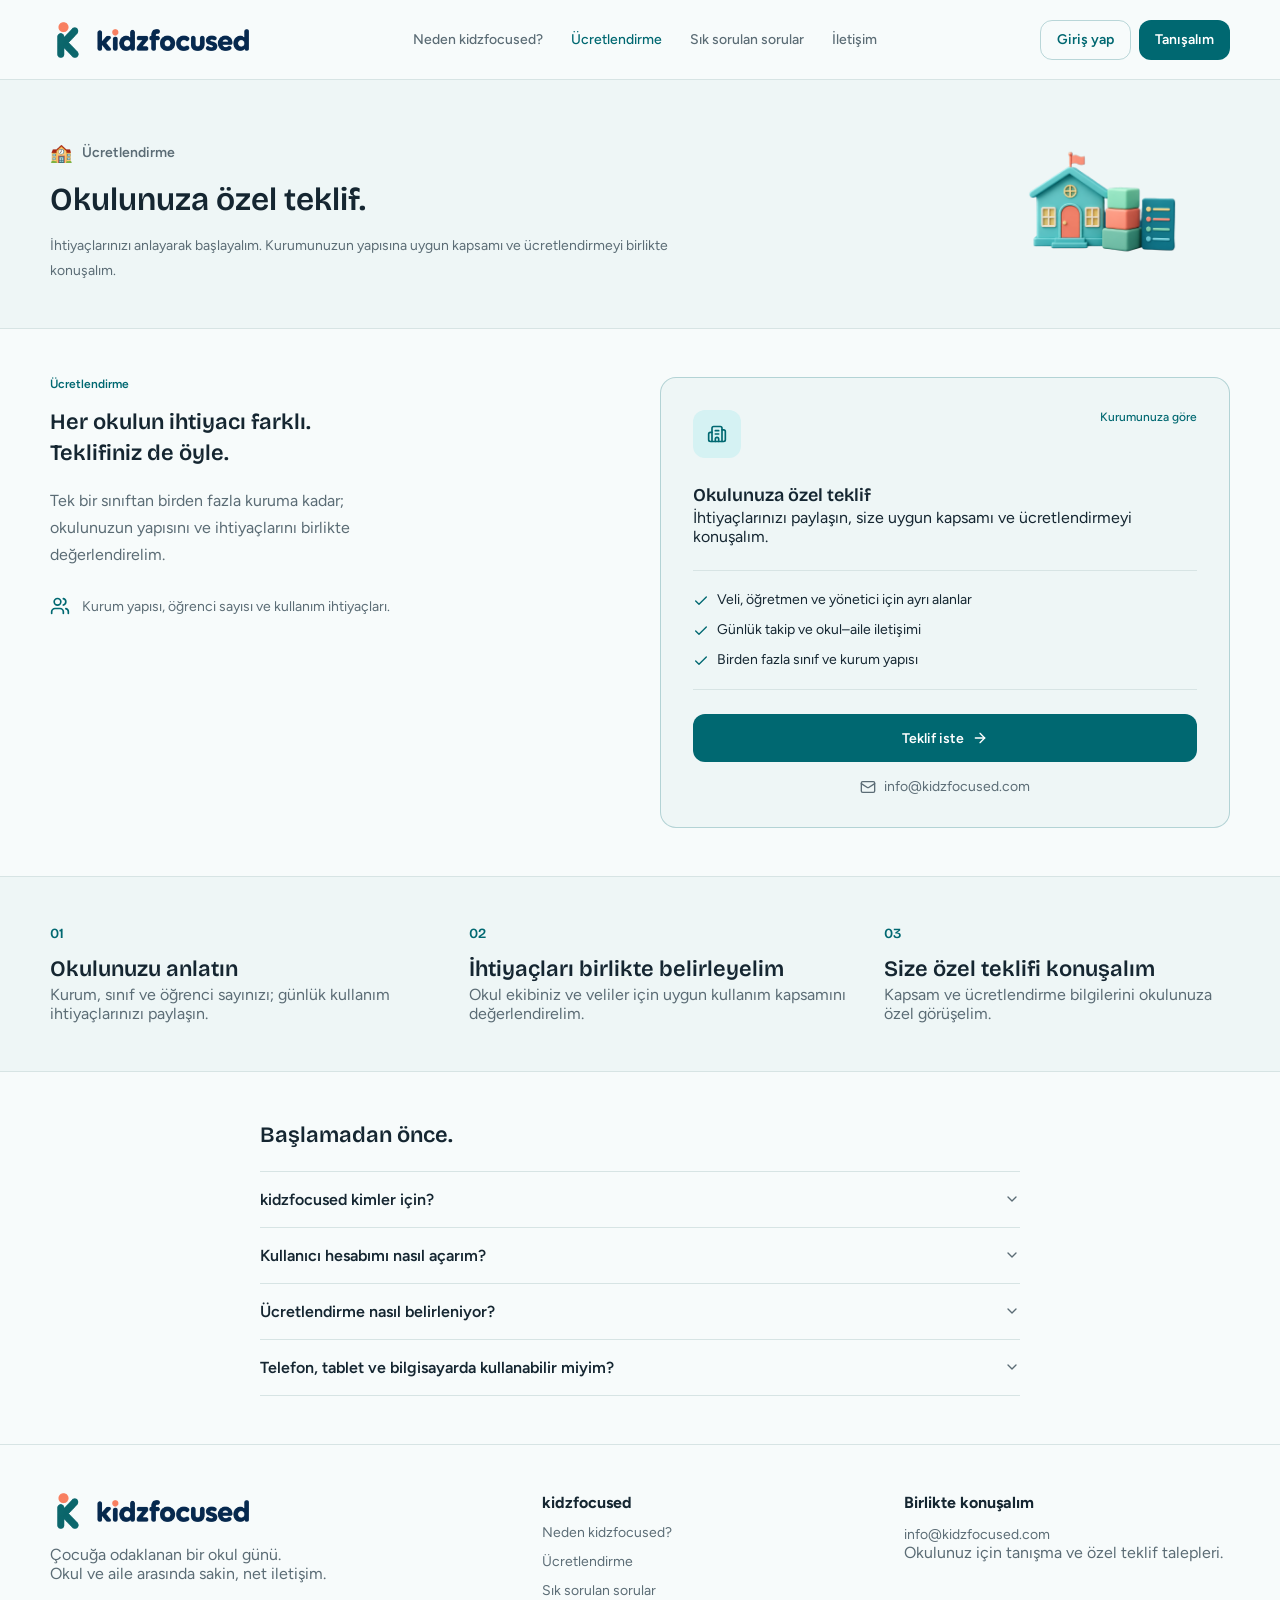
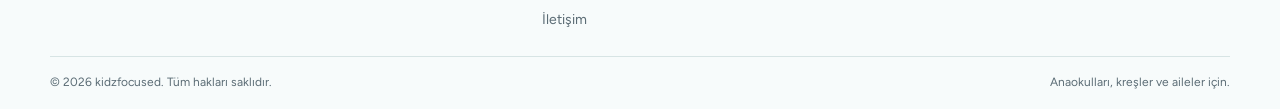
<file: ucretlendirme/index.html>
<!DOCTYPE html>
<html lang="tr">
<head>
  <meta charset="utf-8">
  <meta name="viewport" content="width=device-width, initial-scale=1">
  <title>Okulunuza özel teklif · kidzfocused</title>
  <meta name="description" content="kidzfocused ücretlendirmesi okulunuzun yapısına göre konuşulur.">
  <link rel="icon" href="/favicon.png">
  <link rel="preconnect" href="https://fonts.googleapis.com">
  <link rel="preconnect" href="https://fonts.gstatic.com" crossorigin>
  <link href="https://fonts.googleapis.com/css2?family=Bricolage+Grotesque:opsz,wght@12..96,600;700&family=Figtree:wght@400;500;600;700&display=swap" rel="stylesheet">
  <link rel="stylesheet" href="/site.css">
</head>
<body>
<div class="site marketing-detail">
  <aside class="rail"><a class="brand" href="/" aria-label="kidzfocused ana sayfa"><img class="mark" src="/assets/logo-icon.png" alt=""></a><nav aria-label="Keşfet menüsü"><a class="rail-tab" href="/"><svg xmlns="http://www.w3.org/2000/svg" width="23" height="23" viewBox="0 0 24 24" fill="none" stroke="currentColor" stroke-width="2" stroke-linecap="round" stroke-linejoin="round" aria-hidden="true"><circle cx="12" cy="12" r="10"/><path d="m16.24 7.76-1.804 5.411a2 2 0 0 1-1.265 1.265L7.76 16.24l1.804-5.411a2 2 0 0 1 1.265-1.265z"/></svg><span>Keşfet</span></a><a class="rail-tab" href="/ozellikler/"><svg xmlns="http://www.w3.org/2000/svg" width="23" height="23" viewBox="0 0 24 24" fill="none" stroke="currentColor" stroke-width="2" stroke-linecap="round" stroke-linejoin="round" aria-hidden="true"><path d="M12.83 2.18a2 2 0 0 0-1.66 0L2.6 6.08a1 1 0 0 0 0 1.83l8.58 3.91a2 2 0 0 0 1.66 0l8.58-3.9a1 1 0 0 0 0-1.83z"/><path d="M2 12a1 1 0 0 0 .58.91l8.6 3.91a2 2 0 0 0 1.65 0l8.58-3.9A1 1 0 0 0 22 12"/><path d="M2 17a1 1 0 0 0 .58.91l8.6 3.91a2 2 0 0 0 1.65 0l8.58-3.9A1 1 0 0 0 22 17"/></svg><span>Özellikler</span></a><a class="rail-tab" href="/ucretlendirme/" aria-current="page"><svg xmlns="http://www.w3.org/2000/svg" width="23" height="23" viewBox="0 0 24 24" fill="none" stroke="currentColor" stroke-width="2" stroke-linecap="round" stroke-linejoin="round" aria-hidden="true"><path d="M6 22a2 2 0 0 1-2-2V4a2 2 0 0 1 2-2h8a2.4 2.4 0 0 1 1.704.706l3.588 3.588A2.4 2.4 0 0 1 20 8v12a2 2 0 0 1-2 2z"/><path d="M14 2v5a1 1 0 0 0 1 1h5"/><path d="M10 9H8"/><path d="M16 13H8"/><path d="M16 17H8"/></svg><span>Teklif</span></a><a class="rail-tab" href="/app/"><svg xmlns="http://www.w3.org/2000/svg" width="23" height="23" viewBox="0 0 24 24" fill="none" stroke="currentColor" stroke-width="2" stroke-linecap="round" stroke-linejoin="round" aria-hidden="true"><path d="M15 3h4a2 2 0 0 1 2 2v14a2 2 0 0 1-2 2h-4"/><polyline points="10 17 15 12 10 7"/><path d="M15 12H3"/></svg><span>Giriş</span></a><button type="button" class="rail-tab" data-open-more><svg xmlns="http://www.w3.org/2000/svg" width="23" height="23" viewBox="0 0 24 24" fill="none" stroke="currentColor" stroke-width="2" stroke-linecap="round" stroke-linejoin="round" aria-hidden="true"><circle cx="12" cy="12" r="1"/><circle cx="19" cy="12" r="1"/><circle cx="5" cy="12" r="1"/></svg><span>Diğer</span></button></nav><a class="rail-tab" href="/iletisim/"><svg xmlns="http://www.w3.org/2000/svg" width="23" height="23" viewBox="0 0 24 24" fill="none" stroke="currentColor" stroke-width="2" stroke-linecap="round" stroke-linejoin="round" aria-hidden="true"><rect width="20" height="16" x="2" y="4" rx="2"/><path d="m22 7-8.97 5.7a1.94 1.94 0 0 1-2.06 0L2 7"/></svg><span>İletişim</span></a></aside>
  <header class="header"><div class="wrap bar">
    <a class="brand" href="/" aria-label="kidzfocused ana sayfa"><img class="mark" src="/assets/logo-icon.png" alt=""><img class="word" src="/assets/logo-word.png" alt="kidzfocused"></a>
    <nav class="nav" aria-label="Ana menü"><a href="/ozellikler/">Neden kidzfocused?</a><a href="/ucretlendirme/" aria-current="page">Ücretlendirme</a><a href="/sss/">Sık sorulan sorular</a><a href="/iletisim/">İletişim</a></nav>
    <div class="actions"><a class="btn ghost desk" href="/app/">Giriş yap</a><a class="btn desk" href="mailto:info@kidzfocused.com?subject=kidzfocused%20%C2%B7%20Tan%C4%B1%C5%9Fma%20ve%20demo%20talebi">Tanışalım</a><a class="icon-btn" href="/app/" aria-label="Giriş yap">→</a></div>
  </div></header>
  <main>
<section class="page-title"><div class="wrap detail-intro"><div><p class="kicker"><span class="emoji" aria-hidden="true">🏫</span> Ücretlendirme</p><h1 style="margin-top:10px">Okulunuza özel teklif.</h1><p>İhtiyaçlarınızı anlayarak başlayalım. Kurumunuzun yapısına uygun kapsamı ve ücretlendirmeyi birlikte konuşalım.</p></div><img class="detail-photo" src="/assets/school-structure.png" alt="Okul binası, sınıfları temsil eden bloklar ve bir kontrol listesi"></div></section>

<section class="section"><div class="wrap price-grid">
  <div><p class="kicker plain">Ücretlendirme</p><h2 style="margin-top:16px">Her okulun ihtiyacı farklı.<br>Teklifiniz de öyle.</h2><p class="lead">Tek bir sınıftan birden fazla kuruma kadar; okulunuzun yapısını ve ihtiyaçlarını birlikte değerlendirelim.</p><p class="need"><svg xmlns="http://www.w3.org/2000/svg" width="20" height="20" viewBox="0 0 24 24" fill="none" stroke="currentColor" stroke-width="2" stroke-linecap="round" stroke-linejoin="round" aria-hidden="true"><path d="M16 21v-2a4 4 0 0 0-4-4H6a4 4 0 0 0-4 4v2"/><path d="M16 3.128a4 4 0 0 1 0 7.744"/><path d="M22 21v-2a4 4 0 0 0-3-3.87"/><circle cx="9" cy="7" r="4"/></svg>Kurum yapısı, öğrenci sayısı ve kullanım ihtiyaçları.</p></div>
  <article class="offer"><div class="offer-top"><span class="badge primary"><svg xmlns="http://www.w3.org/2000/svg" width="24" height="24" viewBox="0 0 24 24" fill="none" stroke="currentColor" stroke-width="2" stroke-linecap="round" stroke-linejoin="round" aria-hidden="true"><path d="M10 12h4"/><path d="M10 8h4"/><path d="M14 21v-3a2 2 0 0 0-4 0v3"/><path d="M6 10H4a2 2 0 0 0-2 2v7a2 2 0 0 0 2 2h16a2 2 0 0 0 2-2V9a2 2 0 0 0-2-2h-2"/><path d="M6 21V5a2 2 0 0 1 2-2h8a2 2 0 0 1 2 2v16"/></svg></span><span class="tag">Kurumunuza göre</span></div><h3>Okulunuza özel teklif</h3><p>İhtiyaçlarınızı paylaşın, size uygun kapsamı ve ücretlendirmeyi konuşalım.</p><ul class="checks"><li><svg xmlns="http://www.w3.org/2000/svg" width="16" height="16" viewBox="0 0 24 24" fill="none" stroke="currentColor" stroke-width="2" stroke-linecap="round" stroke-linejoin="round" aria-hidden="true"><path d="M20 6 9 17l-5-5"/></svg>Veli, öğretmen ve yönetici için ayrı alanlar</li><li><svg xmlns="http://www.w3.org/2000/svg" width="16" height="16" viewBox="0 0 24 24" fill="none" stroke="currentColor" stroke-width="2" stroke-linecap="round" stroke-linejoin="round" aria-hidden="true"><path d="M20 6 9 17l-5-5"/></svg>Günlük takip ve okul–aile iletişimi</li><li><svg xmlns="http://www.w3.org/2000/svg" width="16" height="16" viewBox="0 0 24 24" fill="none" stroke="currentColor" stroke-width="2" stroke-linecap="round" stroke-linejoin="round" aria-hidden="true"><path d="M20 6 9 17l-5-5"/></svg>Birden fazla sınıf ve kurum yapısı</li></ul><a class="btn block" href="mailto:info@kidzfocused.com?subject=kidzfocused%20%C2%B7%20Okulumuza%20%C3%B6zel%20teklif">Teklif iste <svg xmlns="http://www.w3.org/2000/svg" width="16" height="16" viewBox="0 0 24 24" fill="none" stroke="currentColor" stroke-width="2" stroke-linecap="round" stroke-linejoin="round" aria-hidden="true"><path d="M5 12h14"/><path d="m12 5 7 7-7 7"/></svg></a><a class="mail" href="mailto:info@kidzfocused.com"><svg xmlns="http://www.w3.org/2000/svg" width="16" height="16" viewBox="0 0 24 24" fill="none" stroke="currentColor" stroke-width="2" stroke-linecap="round" stroke-linejoin="round" aria-hidden="true"><rect width="20" height="16" x="2" y="4" rx="2"/><path d="m22 7-8.97 5.7a1.94 1.94 0 0 1-2.06 0L2 7"/></svg>info@kidzfocused.com</a></article>
</div></section>

<section class="section band"><div class="wrap steps" style="grid-template-columns:repeat(3,1fr)"><article><p class="detail-step">01</p><h2 style="margin-top:12px">Okulunuzu anlatın</h2><p class="muted">Kurum, sınıf ve öğrenci sayınızı; günlük kullanım ihtiyaçlarınızı paylaşın.</p></article><article><p class="detail-step">02</p><h2 style="margin-top:12px">İhtiyaçları birlikte belirleyelim</h2><p class="muted">Okul ekibiniz ve veliler için uygun kullanım kapsamını değerlendirelim.</p></article><article><p class="detail-step">03</p><h2 style="margin-top:12px">Size özel teklifi konuşalım</h2><p class="muted">Kapsam ve ücretlendirme bilgilerini okulunuza özel görüşelim.</p></article></div></section>
<section class="section"><div class="wrap" style="max-width:760px"><h2>Başlamadan önce.</h2><div style="margin-top:20px"><div class="faq"><details><summary><span class="faq-row"><span>kidzfocused kimler için?</span></span><span class="chev"><svg xmlns="http://www.w3.org/2000/svg" width="16" height="16" viewBox="0 0 24 24" fill="none" stroke="currentColor" stroke-width="2" stroke-linecap="round" stroke-linejoin="round" aria-hidden="true"><path d="m6 9 6 6 6-6"/></svg></span></summary><p>Anaokulları ve kreşler için tasarlanır. Veliler, öğretmenler, okul yöneticileri ve platform yöneticileri kendi görevlerine uygun ekranları kullanır.</p></details><details><summary><span class="faq-row"><span>Kullanıcı hesabımı nasıl açarım?</span></span><span class="chev"><svg xmlns="http://www.w3.org/2000/svg" width="16" height="16" viewBox="0 0 24 24" fill="none" stroke="currentColor" stroke-width="2" stroke-linecap="round" stroke-linejoin="round" aria-hidden="true"><path d="m6 9 6 6 6-6"/></svg></span></summary><p>Hesabınızı okulunuzun yetkilisi açar ve size geçici bir şifre verir. İlk girişte kendi şifrenizi belirlersiniz. Herkese açık kayıt bulunmaz; hesap erişimi için okul yönetiminizle iletişime geçebilirsiniz.</p></details><details><summary><span class="faq-row"><span>Ücretlendirme nasıl belirleniyor?</span></span><span class="chev"><svg xmlns="http://www.w3.org/2000/svg" width="16" height="16" viewBox="0 0 24 24" fill="none" stroke="currentColor" stroke-width="2" stroke-linecap="round" stroke-linejoin="round" aria-hidden="true"><path d="m6 9 6 6 6-6"/></svg></span></summary><p>Okulunuza özel teklif hazırlanır. Kurumunuzun yapısını, öğrenci sayısını ve ihtiyaçlarını info@kidzfocused.com adresi üzerinden paylaşarak ücretlendirme hakkında görüşebilirsiniz.</p></details><details><summary><span class="faq-row"><span>Telefon, tablet ve bilgisayarda kullanabilir miyim?</span></span><span class="chev"><svg xmlns="http://www.w3.org/2000/svg" width="16" height="16" viewBox="0 0 24 24" fill="none" stroke="currentColor" stroke-width="2" stroke-linecap="round" stroke-linejoin="round" aria-hidden="true"><path d="m6 9 6 6 6-6"/></svg></span></summary><p>Evet. kidzfocused web arayüzü telefon, tablet ve bilgisayar ekranlarına uyum sağlar. Aynı hesabınızla farklı cihazlarda erişebilirsiniz.</p></details></div></div></div></section>

  </main>
  <footer class="footer"><div class="wrap footer-grid">
    <div><a class="brand" href="/"><img class="mark" src="/assets/logo-icon.png" alt=""><img class="word" src="/assets/logo-word.png" alt="kidzfocused"></a><p class="muted" style="margin-top:16px">Çocuğa odaklanan bir okul günü.<br>Okul ve aile arasında sakin, net iletişim.</p></div>
    <div><p style="font-weight:700;margin-bottom:12px">kidzfocused</p><nav><a href="/ozellikler/">Neden kidzfocused?</a><a href="/ucretlendirme/">Ücretlendirme</a><a href="/sss/">Sık sorulan sorular</a><a href="/iletisim/">İletişim</a></nav></div>
    <div><p style="font-weight:700;margin-bottom:12px">Birlikte konuşalım</p><a href="mailto:info@kidzfocused.com">info@kidzfocused.com</a><p class="muted">Okulunuz için tanışma ve özel teklif talepleri.</p></div>
  </div><div class="wrap legal"><p>© 2026 kidzfocused. Tüm hakları saklıdır.</p><span>Anaokulları, kreşler ve aileler için.</span></div></footer>
  <nav class="bottom" aria-label="Keşfet menüsü"><a href="/">Keşfet</a><a href="/ozellikler/">Özellikler</a><a href="/ucretlendirme/" aria-current="page">Teklif</a><a href="/app/">Giriş</a><button type="button" data-open-more>Diğer</button></nav>
  <dialog id="more"><h2>kidzfocused</h2><p class="muted">Okul ve aile, aynı günün içinde.</p><a href="/ozellikler/">Neden kidzfocused?</a><a href="/ucretlendirme/">Ücretlendirme</a><a href="/sss/">Sık sorulan sorular</a><a href="/iletisim/">İletişim</a><a class="btn block" style="margin-top:16px" href="mailto:info@kidzfocused.com?subject=kidzfocused%20%C2%B7%20Tan%C4%B1%C5%9Fma%20ve%20demo%20talebi">Tanışalım</a></dialog>
</div>
<script src="/site.js"></script>
</body></html>
</file>
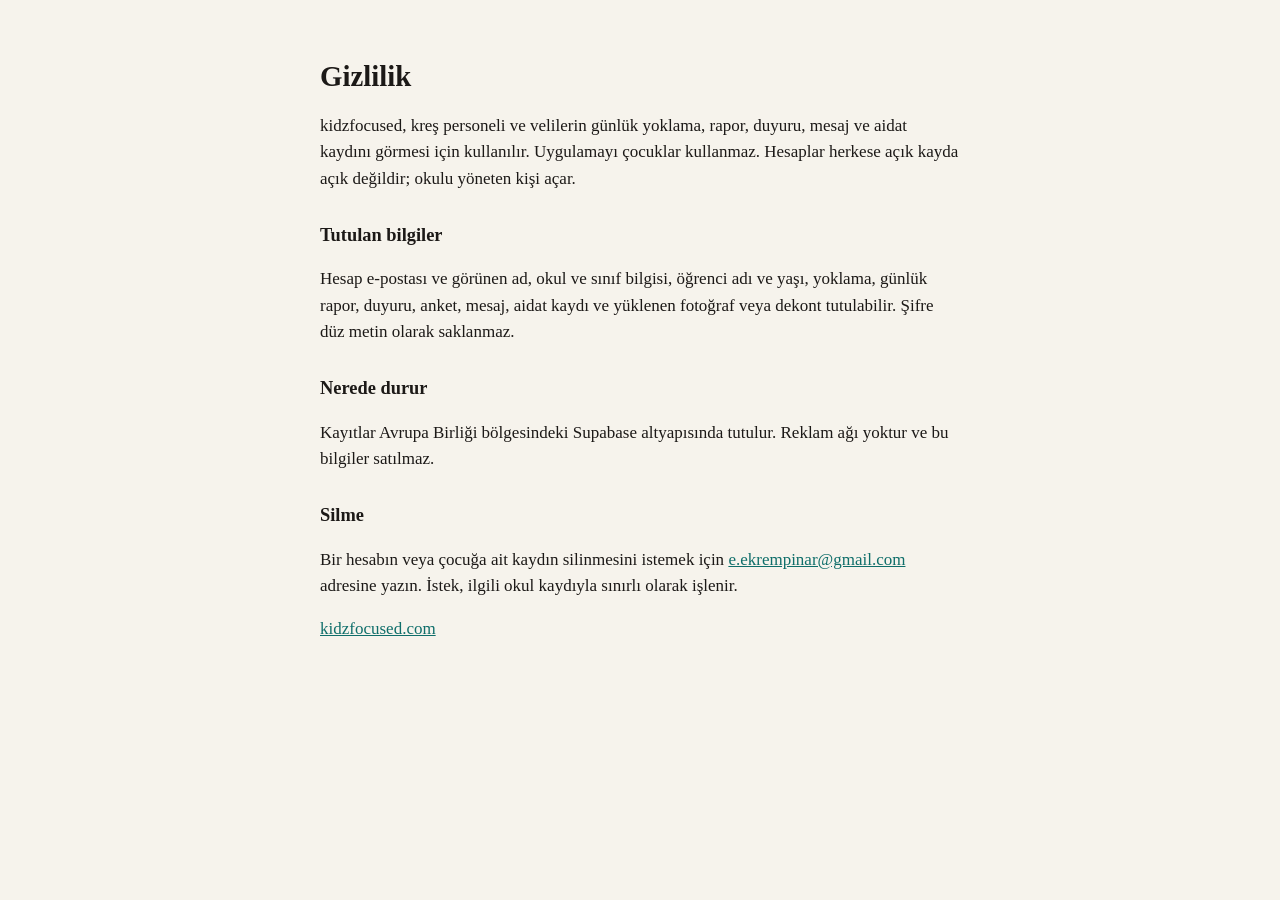
<file: privacy.html>
<!DOCTYPE html>
<html lang="tr">
<head>
  <meta charset="utf-8">
  <meta name="viewport" content="width=device-width, initial-scale=1">
  <title>kidzfocused gizlilik</title>
  <style>
    body { margin: 0; background: #F6F3EC; color: #1C1917; font: 17px/1.55 Georgia, serif; }
    main { max-width: 40rem; margin: 0 auto; padding: 2.5rem 1.25rem 4rem; }
    h1 { font-size: 1.8rem; line-height: 1.2; }
    h2 { font-size: 1.15rem; margin-top: 1.8rem; }
    a { color: #0F6E6A; }
  </style>
</head>
<body>
  <main>
    <h1>Gizlilik</h1>
    <p>kidzfocused, kreş personeli ve velilerin günlük yoklama, rapor, duyuru, mesaj ve aidat kaydını görmesi için kullanılır. Uygulamayı çocuklar kullanmaz. Hesaplar herkese açık kayda açık değildir; okulu yöneten kişi açar.</p>
    <h2>Tutulan bilgiler</h2>
    <p>Hesap e-postası ve görünen ad, okul ve sınıf bilgisi, öğrenci adı ve yaşı, yoklama, günlük rapor, duyuru, anket, mesaj, aidat kaydı ve yüklenen fotoğraf veya dekont tutulabilir. Şifre düz metin olarak saklanmaz.</p>
    <h2>Nerede durur</h2>
    <p>Kayıtlar Avrupa Birliği bölgesindeki Supabase altyapısında tutulur. Reklam ağı yoktur ve bu bilgiler satılmaz.</p>
    <h2>Silme</h2>
    <p>Bir hesabın veya çocuğa ait kaydın silinmesini istemek için <a href="mailto:e.ekrempinar@gmail.com">e.ekrempinar@gmail.com</a> adresine yazın. İstek, ilgili okul kaydıyla sınırlı olarak işlenir.</p>
    <p><a href="https://kidzfocused.com/">kidzfocused.com</a></p>
  </main>
</body>
</html>
</file>
<file: site.css>
:root {
  --primary: #006871;
  --primary-soft: #d5f2f3;
  --accent: #e1815b;
  --accent-soft: #ffe8da;
  --success: #348757;
  --success-soft: #daf7e3;
  --warning: #c0851f;
  --warning-soft: #fef0d4;
  --ink: #152631;
  --muted: #5b6c75;
  --line: #d7e4e4;
  --surface: #f7fbfb;
  --soft: #eef6f6;
  --card: #fff;
  --shadow: 0 1px 2px rgb(21 38 49 / 6%), 0 8px 24px -12px rgb(21 38 49 / 14%);
  --hero: linear-gradient(90deg, rgb(247 251 251 / 97%) 0%, rgb(247 251 251 / 90%) 24%, rgb(247 251 251 / 18%) 63%, transparent 100%);
  --hero-mobile: linear-gradient(180deg, rgb(247 251 251 / 98%) 0%, rgb(247 251 251 / 96%) 45%, rgb(247 251 251 / 15%) 70%, transparent 100%);
  --display: "Bricolage Grotesque", ui-sans-serif, system-ui, sans-serif;
  --sans: "Figtree", ui-sans-serif, system-ui, sans-serif;
}
* { box-sizing: border-box; }
html { scroll-behavior: smooth; }
body { margin: 0; background: var(--surface); color: var(--ink); font-family: var(--sans); -webkit-font-smoothing: antialiased; }
img { max-width: 100%; }
a { color: inherit; }
h1, h2, h3 { font-family: var(--display); font-weight: 600; letter-spacing: 0; margin: 0; }
p { margin: 0; }
button, .btn { font-family: inherit; }
.wrap { width: min(1180px, calc(100% - 48px)); margin-inline: auto; }
.site { min-height: 100vh; }
.header { position: sticky; top: 0; z-index: 20; height: 80px; border-bottom: 1px solid var(--line); background: rgb(247 251 251 / 94%); backdrop-filter: blur(10px); }
.header .wrap, .bar { height: 100%; display: flex; align-items: center; justify-content: space-between; gap: 20px; }
.brand { display: flex; align-items: center; gap: 10px; text-decoration: none; }
.brand img.mark { width: 36px; height: 36px; }
.brand img.word { height: 22px; width: auto; }
.nav { display: flex; align-items: center; gap: 28px; }
.nav a { color: var(--muted); font-size: 14px; font-weight: 500; text-decoration: none; }
.nav a[aria-current="page"], .nav a:hover { color: var(--primary); }
.actions { display: flex; align-items: center; gap: 8px; }
.btn { display: inline-flex; align-items: center; justify-content: center; gap: 8px; min-height: 40px; padding: 0 16px; border-radius: 12px; border: 0; background: var(--primary); color: white; font-size: 14px; font-weight: 600; text-decoration: none; cursor: pointer; }
.btn.ghost { background: transparent; color: var(--primary); border: 1px solid rgb(0 104 113 / 25%); }
.btn.block { width: 100%; min-height: 48px; }
.icon-btn { display: none; width: 40px; height: 40px; border-radius: 999px; border: 1px solid var(--line); align-items: center; justify-content: center; color: var(--primary); text-decoration: none; background: white; }
.hero { position: relative; isolation: isolate; min-height: 620px; }
.hero img.photo { position: absolute; inset: 0; width: 100%; height: 100%; object-fit: cover; object-position: center 54%; z-index: -2; }
.hero::before { content: ""; position: absolute; inset: 0; background: var(--hero); z-index: -1; }
.hero-copy { min-height: 620px; display: flex; align-items: center; padding-block: 60px; }
.kicker { display: flex; align-items: center; gap: 8px; color: var(--primary); font-size: 12px; font-weight: 700; letter-spacing: .14em; text-transform: uppercase; }
.kicker::before { content: ""; width: 28px; height: 1px; background: var(--primary); }
.kicker.plain { letter-spacing: 0; font-weight: 600; text-transform: none; }
.kicker.plain::before { content: none; }
.wordmark { height: 62px; width: auto; margin-top: 16px; }
.tagline { margin-top: 22px; font-family: var(--display); font-size: 40px; line-height: 1.15; font-weight: 600; }
.tagline span { color: var(--primary); }
.lead { max-width: 380px; margin-top: 18px; color: var(--muted); font-size: 16px; line-height: 1.7; }
.hero-actions { display: flex; flex-wrap: wrap; gap: 12px; margin-top: 28px; }
.hero-actions .btn { min-height: 48px; }
.fine { display: flex; align-items: center; gap: 8px; margin-top: 18px; color: var(--muted); font-size: 12px; }
.strip { border-block: 1px solid var(--line); background: white; padding: 24px 0; }
.strip-grid, .cards, .steps, .split, .contact-grid { display: grid; gap: 24px; }
.strip-grid { grid-template-columns: repeat(3, 1fr); }
.strip h2, .feature h3, .step h2 { font-family: var(--sans); font-size: 14px; }
.muted { color: var(--muted); }
.section { padding: 88px 0; }
.section-head { display: flex; justify-content: space-between; align-items: end; gap: 24px; margin-bottom: 40px; }
.section h2 { font-size: 40px; line-height: 1.15; }
.more { display: inline-flex; align-items: center; gap: 8px; color: var(--primary); font-size: 14px; font-weight: 700; text-decoration: none; }
.more svg { width: 16px; height: 16px; }
.features { display: grid; grid-template-columns: repeat(3, 1fr); gap: 40px 48px; }
.feature { border-top: 1px solid var(--line); padding-top: 24px; }
.badge { width: 44px; height: 44px; display: grid; place-items: center; border-radius: 12px; margin-bottom: 18px; }
.badge.primary { background: var(--primary-soft); color: var(--primary); }
.badge.accent { background: var(--accent-soft); color: var(--accent); }
.badge.success { background: var(--success-soft); color: var(--success); }
.badge.warning { background: var(--warning-soft); color: var(--warning); }
.badge svg { width: 20px; height: 20px; }
.feature h3 { font-family: var(--display); font-size: 20px; }
.feature p, .role p, .price p, .faq p { margin-top: 12px; color: var(--muted); font-size: 14px; line-height: 1.7; }
.roles { background: var(--soft); }
.tabs { display: flex; gap: 4px; width: fit-content; max-width: 100%; padding: 4px; border: 1px solid var(--line); border-radius: 12px; background: var(--surface); }
.tabs button { display: inline-flex; align-items: center; gap: 8px; min-height: 40px; border: 0; border-radius: 8px; background: transparent; color: var(--muted); font-weight: 600; padding: 0 16px; cursor: pointer; }
.tabs button svg { width: 16px; height: 16px; }
.tabs button[aria-selected="true"] { background: var(--primary); color: white; }
.role-grid { display: grid; grid-template-columns: .9fr 1.1fr; gap: 40px; align-items: center; }
.role h3 { font-size: 32px; line-height: 1.25; max-width: 460px; }
.role li, .checks li { display: flex; align-items: flex-start; gap: 8px; margin-top: 12px; font-size: 14px; }
.role li svg, .checks li svg, .icon-sm { width: 16px; height: 16px; flex: none; margin-top: 2px; color: var(--primary); }
.panel header .title, .panel footer, .ok { display: flex; align-items: center; gap: 8px; }
.panel header svg, .ok svg { width: 16px; height: 16px; }
.meta { color: var(--muted); font-size: 11px; font-weight: 500; }
.person { display: flex; align-items: center; gap: 12px; }
.avatar { width: 44px; height: 44px; border-radius: 999px; display: grid; place-items: center; background: var(--accent-soft); color: var(--accent); font-size: 14px; font-weight: 700; flex: none; }
.quote { margin-top: 12px; color: var(--ink); font-size: 14px; line-height: 1.6; }
.byline { margin-top: 12px; font-size: 12px; }
.stats { display: grid; grid-template-columns: repeat(3, 1fr); gap: 16px; margin-top: 20px; padding-bottom: 20px; border-bottom: 1px solid var(--line); }
.stats b { display: block; font-family: var(--display); font-size: 24px; font-weight: 600; color: var(--primary); }
.stats p { margin-top: 4px; font-size: 12px; }
.lines { display: grid; gap: 16px; margin-top: 20px; }
.lines p { display: flex; align-items: center; gap: 12px; margin: 0; color: var(--ink); font-size: 14px; }
.pair { justify-content: space-between; }
.good { color: var(--success); font-weight: 600; }
.warn { color: var(--accent); font-weight: 600; }
.info { color: var(--primary); font-weight: 600; }
.section-mark { width: 32px; height: 32px; margin-bottom: 20px; }
.section-mark.primary { color: var(--primary); }
.section-mark.accent { color: var(--accent); }
.section-mark svg { width: 32px; height: 32px; }
.page-title .kicker, .roles .kicker { text-transform: none; letter-spacing: 0; font-weight: 600; }
.roles .kicker { text-transform: uppercase; letter-spacing: .14em; }
.page-title .kicker::before, .roles .kicker::before { content: none; }
.note .kicker { text-transform: none; letter-spacing: 0; font-size: 12px; }
.note .kicker::before { content: none; }
.panel { overflow: hidden; border: 1px solid var(--line); border-radius: 16px; background: white; box-shadow: var(--shadow); }
.panel header, .panel footer { display: flex; align-items: center; justify-content: space-between; gap: 12px; padding: 16px 20px; }
.panel header { border-bottom: 1px solid var(--line); font-weight: 700; font-size: 14px; }
.panel .body { padding: 24px; }
.panel footer { border-top: 1px solid var(--line); background: var(--surface); color: var(--muted); font-size: 12px; }
.ok { color: var(--success); font-size: 12px; font-weight: 700; }
.note { display: grid; grid-template-columns: 1fr 150px; gap: 20px; margin-top: 20px; }
.note img { height: 128px; width: 100%; object-fit: cover; border-radius: 10px; }
.price-grid { display: grid; grid-template-columns: 1fr 1fr; gap: 40px; align-items: start; }
.offer { border: 1px solid rgb(0 104 113 / 25%); background: var(--soft); border-radius: 16px; padding: 32px; }
.offer-top { display: flex; align-items: flex-start; justify-content: space-between; gap: 16px; }
.offer-top .badge { width: 48px; height: 48px; margin: 0; }
.offer-top .tag { color: var(--primary); font-size: 12px; font-weight: 500; }
.offer h3 { margin-top: 24px; font-size: 30px; }
.offer ul.checks { margin: 24px 0; padding: 20px 0; border-block: 1px solid var(--line); }
.offer ul.checks li { margin-top: 0; }
.offer ul.checks li + li { margin-top: 12px; }
.need { display: flex; align-items: center; gap: 12px; margin-top: 28px; color: var(--muted); font-size: 14px; }
.need svg { width: 20px; height: 20px; color: var(--primary); flex: none; }
.mail { display: flex; justify-content: center; align-items: center; gap: 8px; margin-top: 16px; color: var(--muted); font-size: 14px; text-decoration: none; }
.mail svg { width: 16px; height: 16px; }
.faq { border-top: 1px solid var(--line); }
.faq details { border-bottom: 1px solid var(--line); }
.faq summary { display: flex; align-items: center; justify-content: space-between; gap: 16px; cursor: pointer; padding: 18px 0; font-size: 16px; font-weight: 600; list-style: none; }
.faq summary::-webkit-details-marker { display: none; }
.faq summary .chev { display: grid; flex: none; color: var(--muted); transition: transform .2s ease; }
.faq summary svg { width: 16px; height: 16px; }
.faq details[open] summary .chev { transform: rotate(180deg); }
.faq-row { flex: 1; }
.faq p { padding-bottom: 16px; }
.band { background: var(--soft); border-block: 1px solid var(--line); }
.band .wrap, .cta .wrap { display: flex; justify-content: space-between; align-items: center; gap: 24px; }
.footer { border-top: 1px solid var(--line); padding: 48px 0 20px; }
.footer-grid { display: grid; grid-template-columns: 1.4fr 1fr 1fr; gap: 36px; }
.footer a { color: var(--muted); text-decoration: none; font-size: 14px; }
.footer a:hover { color: var(--primary); }
.footer nav, .footer .stack { display: flex; flex-direction: column; gap: 12px; }
.legal { display: flex; justify-content: space-between; gap: 12px; margin-top: 28px; padding-top: 18px; border-top: 1px solid var(--line); color: var(--muted); font-size: 12px; }
.bottom { display: none; }
.rail { display: none; position: fixed; inset: 0 auto 0 0; z-index: 40; width: 96px; flex-direction: column; align-items: center; gap: 8px; border-right: 1px solid var(--line); background: white; padding: 20px 8px; }
.rail .brand { margin-bottom: 20px; }
.rail nav { display: flex; flex-direction: column; gap: 8px; width: 100%; flex: 1; }
.rail-tab { display: flex; flex-direction: column; align-items: center; justify-content: center; gap: 7px; width: 100%; min-height: 74px; padding: 10px 4px; border: 0; border-radius: 8px; background: transparent; color: var(--muted); font-size: 11px; font-weight: 600; line-height: 1.35; text-decoration: none; cursor: pointer; }
.rail-tab svg { width: 23px; height: 23px; }
.rail-tab[aria-current="page"] { background: var(--primary-soft); color: var(--primary); font-weight: 700; }
.page-title { background: var(--soft); border-bottom: 1px solid var(--line); padding: 72px 0; }
.page-title h1 { max-width: 760px; font-size: 48px; line-height: 1.15; }
.page-title p { max-width: 640px; margin-top: 18px; color: var(--muted); font-size: 16px; line-height: 1.7; }
.detail-intro { display: grid; grid-template-columns: minmax(0, 1fr) 256px; align-items: center; gap: 48px; }
.detail-photo { width: 256px; height: 176px; object-fit: contain; justify-self: end; }
.detail-photo.cover { height: 166px; object-fit: cover; border-radius: 8px; }
.emoji { font-size: 18px; }
.marketing-detail main > section { padding-block: 48px; }
.marketing-detail main h1 { font-size: 32px; line-height: 1.3; }
.marketing-detail main h2 { font-size: 22px; line-height: 1.4; }
.marketing-detail main h3 { font-size: 18px; line-height: 1.45; }
.marketing-detail .page-title { padding-block: 36px; }
.marketing-detail .page-title .kicker { margin-bottom: 10px; gap: 10px; }
.marketing-detail .page-title p { max-width: 620px; margin-top: 12px; font-size: 14px; line-height: 1.8; }
.marketing-detail .section-head { margin-bottom: 28px; }
.marketing-detail .roles .kicker { text-transform: none; letter-spacing: 0; font-weight: 600; }
.marketing-detail .role h3 { max-width: 28rem; font-size: 18px; line-height: 1.45; }
.marketing-detail .features.wide { gap: 28px 32px; }
.marketing-detail .feature { padding-top: 20px; }
.marketing-detail .feature .badge { width: 36px; height: 36px; margin-bottom: 14px; border-radius: 14px; }
.marketing-detail .feature h3 { font-size: 16px; }
.marketing-detail .feature p { margin-top: 8px; }
.marketing-detail .contact-grid { grid-template-columns: 1fr 1fr; gap: 48px; }
.marketing-detail .big-mail { font-size: 22px; line-height: 1.5; margin-top: 12px; }
.faq-row { display: flex; align-items: center; gap: 18px; }
.faq-num { width: 24px; flex: none; color: var(--primary); font-size: 12px; font-weight: 500; font-variant-numeric: tabular-nums; }
.faq.numbered p { padding-left: 42px; }
.detail-step { font-family: var(--display); font-size: 14px; font-weight: 600; color: var(--primary); }
.steps li { display: flex; gap: 10px; margin-top: 14px; font-size: 14px; line-height: 1.6; }
.steps h3 { font-family: var(--sans); font-size: 14px; font-weight: 600; }
.num { width: 28px; height: 28px; border-radius: 999px; display: grid; place-items: center; background: var(--accent-soft); color: var(--accent); font-size: 12px; font-weight: 700; flex: none; }
.contact-grid { grid-template-columns: 1fr 1.1fr; }
.card { border: 1px solid var(--line); background: var(--soft); border-radius: 16px; padding: 24px; margin-bottom: 16px; }
.lead-icon, .card-icon { color: var(--primary); }
.lead-icon { margin-bottom: 20px; }
.lead-icon svg { width: 24px; height: 24px; }
.card-icon { margin-bottom: 16px; }
.card-icon svg { width: 20px; height: 20px; }
.big-mail { display: inline-block; margin-top: 18px; color: var(--primary); font-family: var(--display); font-size: 32px; font-weight: 600; text-decoration: none; }
@media (min-width: 768px) { .mobile-only { display: none; } }
.hidden { display: none; }
@media (min-width: 981px) { .phone-only { display: none; } }
@media (min-width: 640px) { .features.wide { grid-template-columns: 1fr 1fr; } }
@media (min-width: 1280px) { .features.wide { grid-template-columns: repeat(4, 1fr); } }
dialog { width: min(420px, calc(100% - 32px)); border: 0; border-radius: 16px; padding: 20px; }
dialog::backdrop { background: rgb(21 38 49 / 35%); }
dialog a { display: flex; justify-content: space-between; align-items: center; min-height: 48px; margin-top: 8px; padding: 0 14px; border: 1px solid var(--line); border-radius: 12px; background: var(--soft); text-decoration: none; font-weight: 600; }
@media (max-width: 1279px) { .nav { display: none; } }
@media (min-width: 768px) and (max-width: 1279px) {
  .rail { display: flex; }
  .site { padding-left: 96px; }
  .actions .ghost, .icon-btn { display: none; }
  .header { height: 76px; }
  .footer { display: none; }
  .marketing-detail main > section { padding-block: 36px; }
  .marketing-detail .page-title { padding-block: 28px; }
  .marketing-detail main h1 { font-size: 28px; }
  .detail-intro { grid-template-columns: minmax(0, 1fr) 180px; gap: 24px; }
  .detail-photo, .detail-photo.cover { width: 180px; height: 144px; }
}
@media (max-width: 767px) {
  .nav, .actions .desk { display: none; }
  .icon-btn { display: inline-flex; }
  .features, .strip-grid, .price-grid, .role-grid, .footer-grid, .contact-grid, .note, .marketing-detail .contact-grid { grid-template-columns: 1fr; }
  .features.wide { grid-template-columns: 1fr 1fr; }
  .section h2, .page-title h1, .tagline { font-size: 32px; }
  .detail-intro { display: block; position: relative; }
  .detail-photo { position: absolute; top: 0; right: 0; width: 72px; height: 54px; }
  .detail-photo.cover { height: 40px; }
  .marketing-detail .page-title .kicker { min-height: 40px; padding-right: 80px; }
  .marketing-detail main h1 { font-size: 25px; }
  .marketing-detail main h2 { font-size: 20px; }
  .marketing-detail main h3 { font-size: 17px; }
  .faq.numbered p { padding-left: 32px; }
  .hero { min-height: 0; }
  .hero-copy { min-height: 520px; align-items: flex-start; padding-top: 28px; }
  .hero::before { background: var(--hero-mobile); }
  .hero img.photo { object-position: 74% bottom; }
  .wordmark { height: 40px; }
  .desk-only { display: none; }
  .site { padding-bottom: 84px; }
  .bottom { position: fixed; inset: auto 0 0; z-index: 30; display: grid; grid-template-columns: repeat(5, 1fr); min-height: 72px; padding: 6px 8px calc(8px + env(safe-area-inset-bottom)); border-top: 1px solid var(--line); background: white; }
  .bottom a, .bottom button { display: flex; flex-direction: column; align-items: center; justify-content: center; gap: 4px; border: 0; background: transparent; color: var(--muted); font-size: 10px; font-weight: 600; text-decoration: none; border-radius: 8px; }
  .bottom a[aria-current="page"] { background: var(--primary-soft); color: var(--primary); }
  .footer { display: none; }
  .band .wrap, .cta .wrap, .section-head { display: block; }
  .band .btn, .cta .btn { margin-top: 16px; }
}
@media (max-width: 639px) {
  .features.wide { grid-template-columns: 1fr; }
}
</file>
